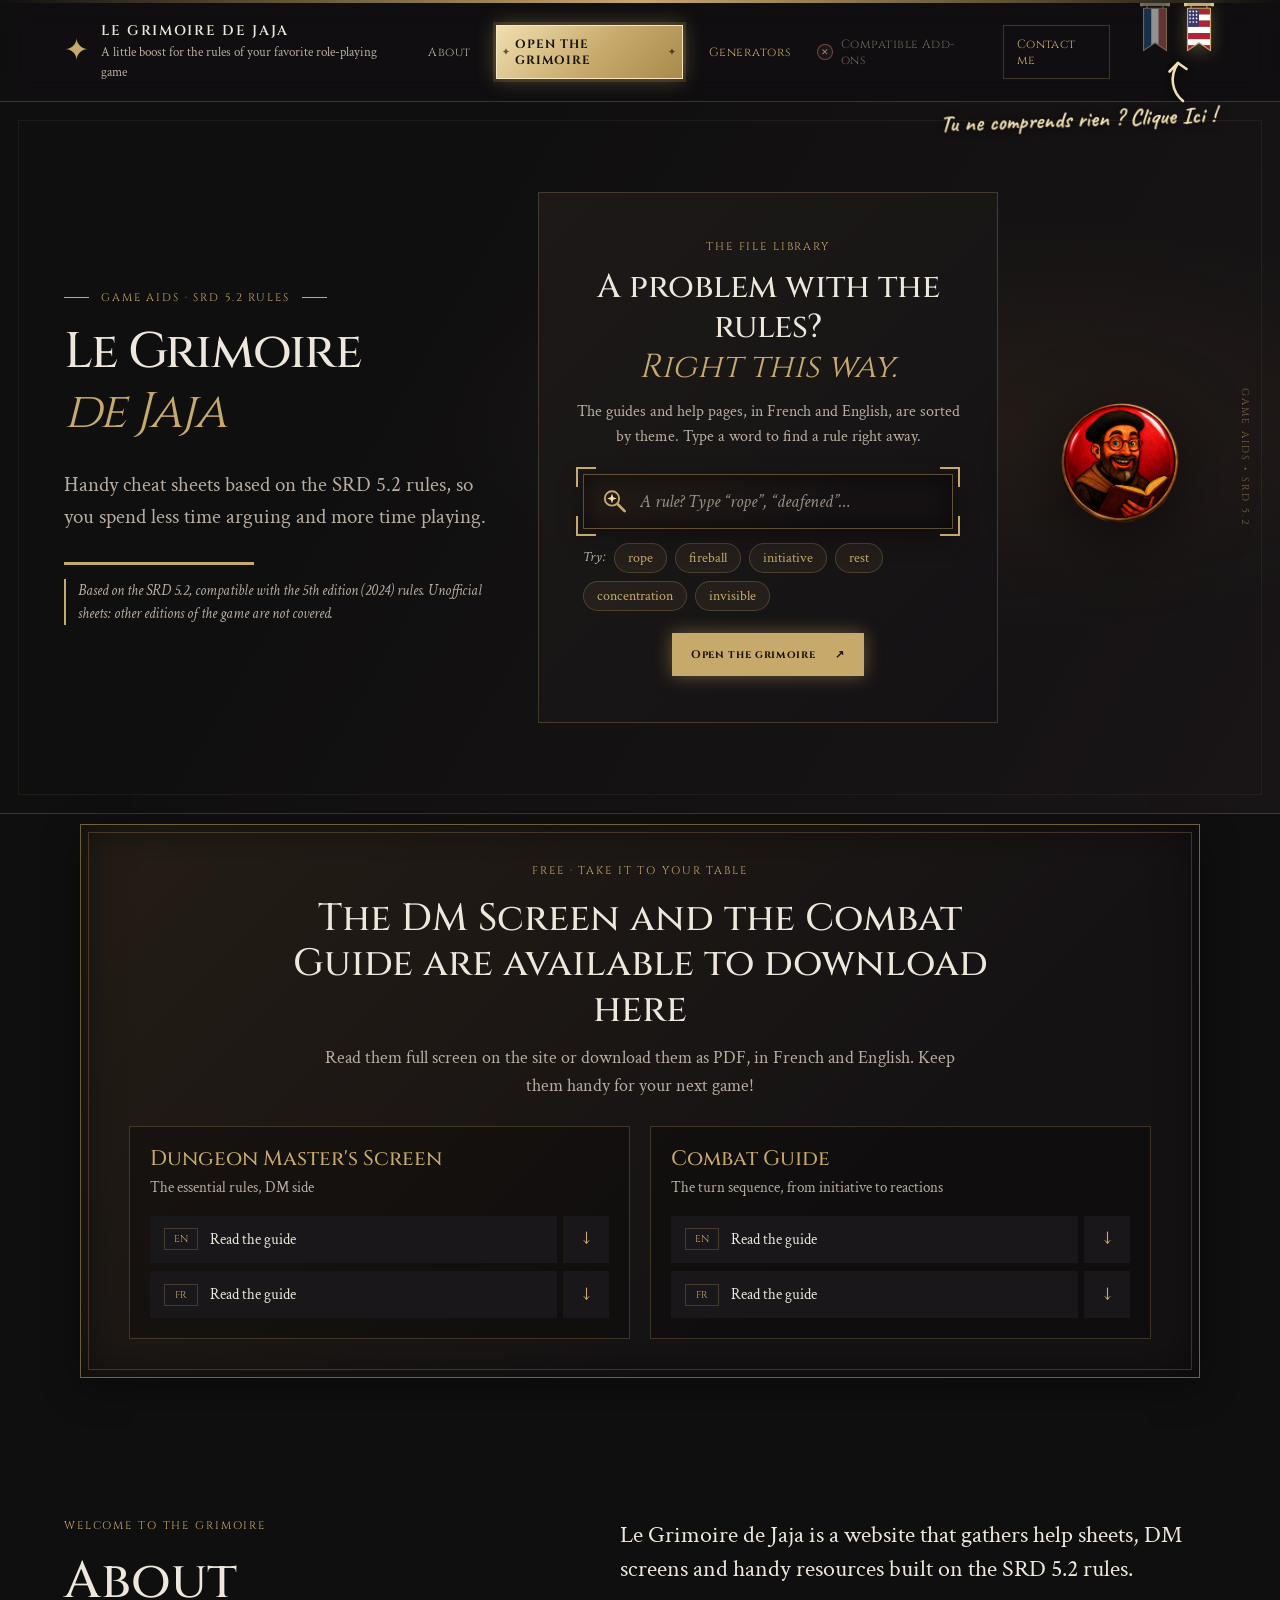
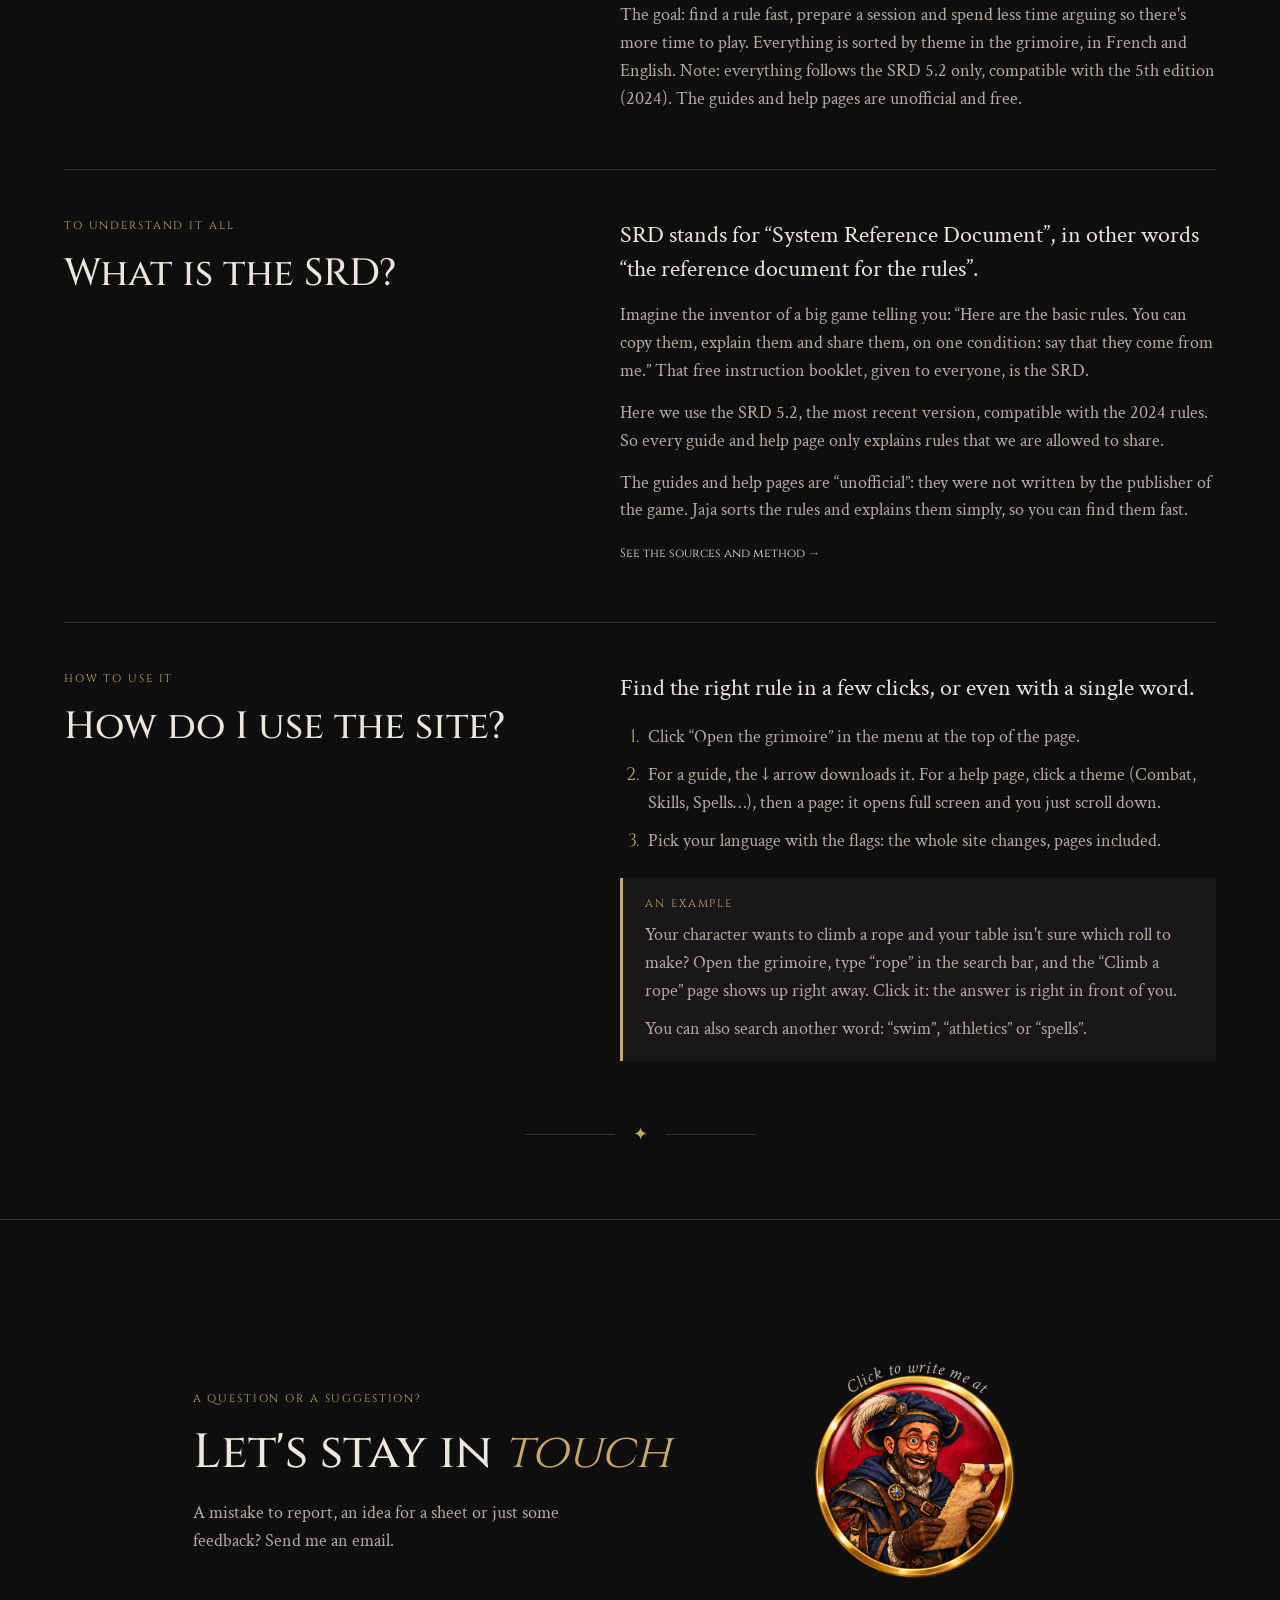
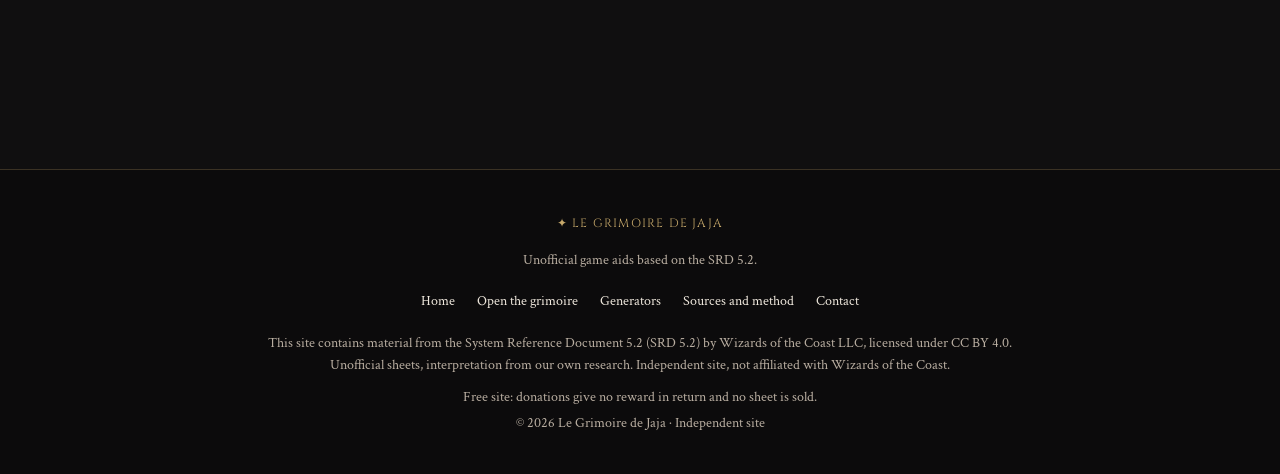
<file: index.html>
<!doctype html>

<html lang="fr">

<head>
  <meta charset="utf-8">
  <meta http-equiv="Content-Security-Policy" content="object-src 'none'; base-uri 'self'; form-action 'self'">
  <meta name="referrer" content="strict-origin-when-cross-origin">

  <meta name="viewport" content="width=device-width, initial-scale=1">
  <meta name="theme-color" content="#100f10">
  <meta name="description" content="Le Grimoire de Jaja : fiches pratiques non officielles à lire ou à télécharger pour les joueurs et maîtres du jeu, basées sur les règles du SRD 5.2.">
  <title>Le Grimoire de Jaja — Aides de jeu SRD 5.2</title>
  
  <link rel="preconnect" href="https://fonts.googleapis.com">
  <link rel="preconnect" href="https://fonts.gstatic.com" crossorigin>
  <link href="https://fonts.googleapis.com/css2?family=Cinzel:wght@400;500;600;700&family=Crimson+Text:wght@400;600;700&family=Caveat:wght@600;700&display=swap" rel="stylesheet">
  <link rel="stylesheet" href="styles.css?v=66">
</head>
<body>
  <div class="topline" aria-hidden="true"></div>

  <header class="site-header">
    <a class="brand" href="index.html" aria-label="Le Grimoire de Jaja, accueil">
      <span class="brand-mark" aria-hidden="true">✦</span>
      <span><strong>LE GRIMOIRE DE JAJA</strong><small>Le p'tit coup de pouce aux règles de ton jeu de rôle préféré</small></span>
    </a>
    <button class="menu-toggle" aria-expanded="false" aria-controls="navigation">Menu <span>☰</span></button>
    <nav id="navigation" class="navigation" aria-label="Navigation principale">
      <a href="#presentation">Présentation</a>
      <a class="nav-open" href="telechargements.html">Ouvrir le grimoire</a>
      <a class="nav-gen" href="generateurs.html">Générateurs</a>
      <!-- AJOUTS COMPATIBLES : pas encore disponible, donc non cliquable et marqué d'une croix rouge douce.
           Le jour où la page existe : remplace ce <span> par <a href="ajouts.html">Ajouts Compatibles</a> -->
      <span class="nav-soon" aria-disabled="true" title="Bientôt disponible"><i class="soon-cross" aria-hidden="true">✕</i><span>Ajouts Compatibles</span><span class="sr-only"> (bientôt disponible)</span></span>
      <!-- VIDÉOS YOUTUBE (masqué pour l'instant) : pour remettre ce lien dans le menu, supprime simplement le mot « hidden » ci-dessous.
           Fais la même chose pour la section « VIDÉOS YOUTUBE » plus bas dans ce fichier. -->
      <a href="#videos" hidden>Vidéos YouTube</a>
      <a class="nav-support" href="#contact" data-mail>Me contacter</a>
    </nav>
  </header>

  <main>
    
    <section class="hero" id="accueil">
      <div class="hero-content">
        <p class="eyebrow"><span></span> Aides de jeu · Règles SRD 5.2 <span></span></p>
        <h1>Le Grimoire<br><em>de Jaja</em></h1>
        <p class="hero-copy">Des fiches pratiques basées sur les règles du SRD 5.2, pour passer moins de temps à débattre et plus de temps à jouer.</p>
        <span class="hero-rule" aria-hidden="true"></span>
        <p class="hero-edition">Basé sur le SRD 5.2, compatible avec les règles de la 5e édition (2024). Fiches non officielles : les autres versions du jeu ne sont pas couvertes.</p>
      </div>

      <div class="hero-card">
        <p class="eyebrow">La bibliothèque de fichiers</p>
        <h2>Un problème avec les règles&nbsp;?<br><em>C'est par ici.</em></h2>
        <p>Les guides et les pages d'aide, en français et en anglais, sont classés par thème. Tape un mot pour trouver une règle tout de suite.</p>
        
        <form class="quick-search" role="search" action="telechargements.html" method="get">
          <label class="sr-only" for="quick-q">Rechercher une règle</label>
          <div class="search-field">
            <svg class="search-icon" viewBox="0 0 32 32" aria-hidden="true" focusable="false">
              <circle cx="13" cy="13" r="8.5" fill="none" stroke="#c7a96b" stroke-width="2.2"/>
              <path d="M19.5 19.5L28 28" stroke="#c7a96b" stroke-width="3.2" stroke-linecap="round"/>
              <path d="M13 7.2L14.5 11.5L18.8 13L14.5 14.5L13 18.8L11.5 14.5L7.2 13L11.5 11.5Z" fill="#f1dfb0"/>
            </svg>
            <input id="quick-q" name="q" type="search" placeholder="Une règle ? Tape « corde », « assourdi »…" autocomplete="off" spellcheck="false">
          </div>
          <ul class="quick-results" hidden></ul>
          <div class="quick-more" hidden><a href="telechargements.html">Voir tous les résultats dans le grimoire ↗</a></div>
        </form>
        <a class="button button-primary button-glow" href="telechargements.html">Ouvrir le grimoire <span>↗</span></a>
      </div>

      <div class="hero-logo-wrap">
        <img class="hero-logo" src="Le%20Grimoire%20de%20Jaja.png?v=66" alt="Jaja, un sourire aux lèvres, lisant un grimoire" role="button" tabindex="0" aria-pressed="false" aria-label="Lancer une musique du Grimoire de Jaja">
      </div>

      <div class="hero-side-note" aria-hidden="true">AIDES DE JEU • SRD 5.2</div>
    </section>

    
    <section class="promo-guides section-wrap" id="guides" aria-labelledby="promo-titre">
      <div class="promo-inner">
        <p class="eyebrow">Gratuit · à emporter à ta table</p>
        <h2 id="promo-titre">L'Écran du MJ et le Guide de combat sont à télécharger ici</h2>
        <p class="promo-text">Lis-les en grand sur le site ou télécharge-les en PDF, en français et en anglais. Pense à les garder sous la main pour ta prochaine partie !</p>
        <div class="promo-cards"></div>
      </div>
    </section>

    <section class="intro section-wrap" id="presentation">
      <div class="intro-split">
        <div class="section-heading">
          <p class="eyebrow">Bienvenue dans le grimoire</p>
          <h2>Présentation</h2>
        </div>
        <div class="intro-body">
          <p class="lead">Le Grimoire de Jaja, c'est un site qui regroupe des fiches d'aide, des écrans de MD et des ressources pratiques fondées sur les règles du SRD 5.2.</p>
          <p class="intro-text">Le but : retrouver vite une règle, préparer une séance et passer moins de temps à débattre pour plus de temps à jouer. Tout est classé par thème dans le grimoire, en français et en anglais. Attention : tout suit uniquement le SRD 5.2, compatible avec la 5e édition (2024). Les guides et les pages d'aide sont non officiels et gratuits.</p>
        </div>
      </div>

      <div class="intro-split intro-extra" id="srd">
        <div class="section-heading">
          <p class="eyebrow">Pour tout comprendre</p>
          <h3>Le SRD, c'est quoi ?</h3>
        </div>
        <div class="intro-body">
          <p class="lead">SRD, ça veut dire « System Reference Document », c'est-à-dire « le document de référence des règles ».</p>
          <p class="intro-text">Imagine que l'inventeur d'un grand jeu te dise : « Voici les règles de base. Tu peux les copier, les expliquer et les partager, à une condition : dire que ça vient de moi. » Ce mode d'emploi gratuit et offert à tout le monde, c'est le SRD.</p>
          <p class="intro-text">Ici, on utilise le SRD 5.2, la version la plus récente, compatible avec les règles de 2024. Chaque guide et chaque page d'aide n'explique donc que des règles que l'on a le droit de partager.</p>
          <p class="intro-text">Les guides et les pages d'aide sont « non officiels » : ce n'est pas l'éditeur du jeu qui les a écrits. C'est Jaja qui range les règles et les explique simplement, pour que tu les retrouves vite.</p>
          <p class="intro-text"><a class="text-link" href="sources.html">Voir les sources et la méthode <span>→</span></a></p>
        </div>
      </div>

      <div class="intro-split intro-extra" id="mode-emploi">
        <div class="section-heading">
          <p class="eyebrow">Mode d'emploi</p>
          <h3>Comment utiliser le site ?</h3>
        </div>
        <div class="intro-body">
          <p class="lead">Trouver la bonne règle en quelques clics, ou même avec un seul mot.</p>
          <ol class="howto">
            <li>Clique sur « Ouvrir le grimoire » dans le menu en haut de la page.</li>
            <li>Pour un guide, la flèche ↓ le télécharge. Pour une page d'aide, clique sur un thème (Combat, Compétences, Sorts…), puis sur une page : elle s'ouvre en grand et il n'y a plus qu'à faire défiler.</li>
            <li>Choisis ta langue avec les drapeaux : tout le site change, pages comprises.</li>
          </ol>
          <div class="example-box">
            <p class="example-title">Un exemple</p>
            <p>Ton personnage veut escalader une corde et ta table hésite sur le jet à faire ? Ouvre le grimoire, tape « corde » dans la barre de recherche, et la page « Escalader une corde » apparaît tout de suite. Clique dessus : la réponse est sous tes yeux.</p>
            <p>Tu peux aussi chercher un autre mot : « nager », « athlétisme » ou « sorts ».</p>
          </div>
        </div>
      </div>
      <div class="divider-ornament"><span></span> ✦ <span></span></div>
    </section>

    <!-- ╔═══ VIDÉOS YOUTUBE : SECTION MASQUÉE POUR L'INSTANT ═══╗
         POUR LA REMETTRE EN PLACE :
           1) Sur la ligne <section ...> juste en dessous, supprime le mot « hidden ».
           2) En haut de ce fichier, dans le menu, supprime aussi « hidden » sur le lien « Vidéos YouTube ».
           3) Dans styles.css, rien à changer : les styles des vidéos y sont toujours (partie « 14. VIDÉOS »).
         POUR LA MASQUER DE NOUVEAU : remets le mot « hidden » aux mêmes endroits.
         (Titre à gauche, petit dé rouge cliquable et son texte au milieu.)
         ╚════════════════════════════════════════════════════════╝ -->
    <section class="videos-section section-wrap" id="videos" hidden>
      <div class="videos-grid">
        <div class="section-heading">
          <p class="eyebrow">À regarder</p>
          <h2>Vidéos <em>YouTube</em></h2>
          <p class="videos-intro">Retrouve ici les vidéos pour mieux comprendre les règles en images.</p>
        </div>
        <div class="videos-channel">
          <!-- DÉ YOUTUBE : le lien mène à la chaîne. Pour changer l'adresse, modifie href. Pour changer sa taille : .d20-link svg dans styles.css. -->
          <a class="d20-link" href="https://www.youtube.com/results?search_query=le+grimoire+de+jaja" target="_blank" rel="noopener noreferrer" aria-label="Ouvrir la chaîne YouTube du Grimoire de Jaja">
            <svg viewBox="0 0 200 200" role="img" aria-hidden="true">
              <g stroke="#ffffff" stroke-width="3" stroke-linejoin="round">
                <polygon points="100,10 22,55 100,42" fill="#c40000"/>
                <polygon points="100,10 178,55 100,42" fill="#e30000"/>
                <polygon points="178,55 100,42 158,138" fill="#b00000"/>
                <polygon points="178,55 178,145 158,138" fill="#d60000"/>
                <polygon points="178,145 100,190 158,138" fill="#a40000"/>
                <polygon points="100,190 42,138 158,138" fill="#cf0000"/>
                <polygon points="100,190 22,145 42,138" fill="#a40000"/>
                <polygon points="22,145 22,55 42,138" fill="#d60000"/>
                <polygon points="22,55 100,42 42,138" fill="#b00000"/>
                <polygon points="100,42 158,138 42,138" fill="#ff1a1a"/>
              </g>
              <text x="100" y="118" text-anchor="middle" font-family="Cinzel, Georgia, serif" font-size="38" font-weight="700" fill="#ffffff">20</text>
            </svg>
            <span>Ouvrir la chaîne ↗</span>
          </a>
          <p class="lead">Si tu ne connais pas ma chaîne du Grimoire de Jaja, c'est par ici !</p>
        </div>
      </div>
    </section>

    <section class="contact-section section-wrap" id="contact">
      <div class="contact-row">
        <div class="contact-text">
          <p class="eyebrow">Une question ou une suggestion ?</p>
          <h2>Restons en <em>contact</em></h2>
          <p>Une erreur à signaler, une idée de fiche ou simplement un avis ? Envoie-moi un e-mail.</p>
        </div>
        <a class="contact-jaja" href="#contact" data-mail aria-label="Clique sur Jaja pour écrire un e-mail au Grimoire de Jaja">
          <img src="Le%20Grimoire%20de%20Jaja%202.png?v=66" alt="Jaja, un sourire aux lèvres, lisant un grimoire" loading="lazy">
          <svg class="contact-arc" viewBox="0 0 400 440" aria-hidden="true" focusable="false">
            <defs>
              <path id="arc-haut" d="M 78 176 A 130 130 0 0 1 322 176"/>
              <path id="arc-bas" d="M 59 258 A 146 146 0 0 0 341 258"/>
            </defs>
            <text class="arc-text arc-invite"><textPath href="#arc-haut" startOffset="50%" text-anchor="middle">Clique pour m'écrire à</textPath></text>
            <text class="arc-text arc-adresse"><textPath href="#arc-bas" startOffset="50%" text-anchor="middle" data-affiche></textPath></text>
          </svg>
        </a>
      </div>
    </section>
  </main>

  <footer class="site-footer">
    <a class="footer-brand" href="index.html">✦ LE GRIMOIRE DE JAJA</a>
    <p>Aides de jeu non officielles basées sur le SRD 5.2.</p>
    <div class="footer-links"><a href="index.html">Accueil</a><a href="telechargements.html">Ouvrir le grimoire</a><a href="generateurs.html">Générateurs</a><a href="sources.html">Sources et méthode</a><a href="#contact" data-mail>Contact</a></div>
    <p class="footer-legal">Ce site contient du contenu du System Reference Document 5.2 (SRD 5.2) de Wizards of the Coast LLC, sous licence CC BY 4.0. Fiches non officielles, interprétation de nos recherches. Site indépendant, non affilié à Wizards of the Coast.</p>
    <p class="footer-legal">Site gratuit : les dons n'ouvrent droit à aucune contrepartie et aucune fiche n'est vendue.</p>
    <small>© <span id="year"></span> Le Grimoire de Jaja · Site indépendant</small>
  </footer>

  <script src="script.js"></script>

  <script src="lang.js?v=66"></script>
  <script src="musique.js?v=66"></script>
  
  <script src="parchemins.js?v=66"></script>
  <script src="lecteur.js?v=66"></script>
  <script src="accueil-recherche.js?v=66"></script>
  
  <script src="contact.js?v=66"></script>
  
  <script src='https://storage.ko-fi.com/cdn/scripts/overlay-widget.js'></script>
  <script src="soutien.js?v=66"></script>
</body>
</html>
</file>
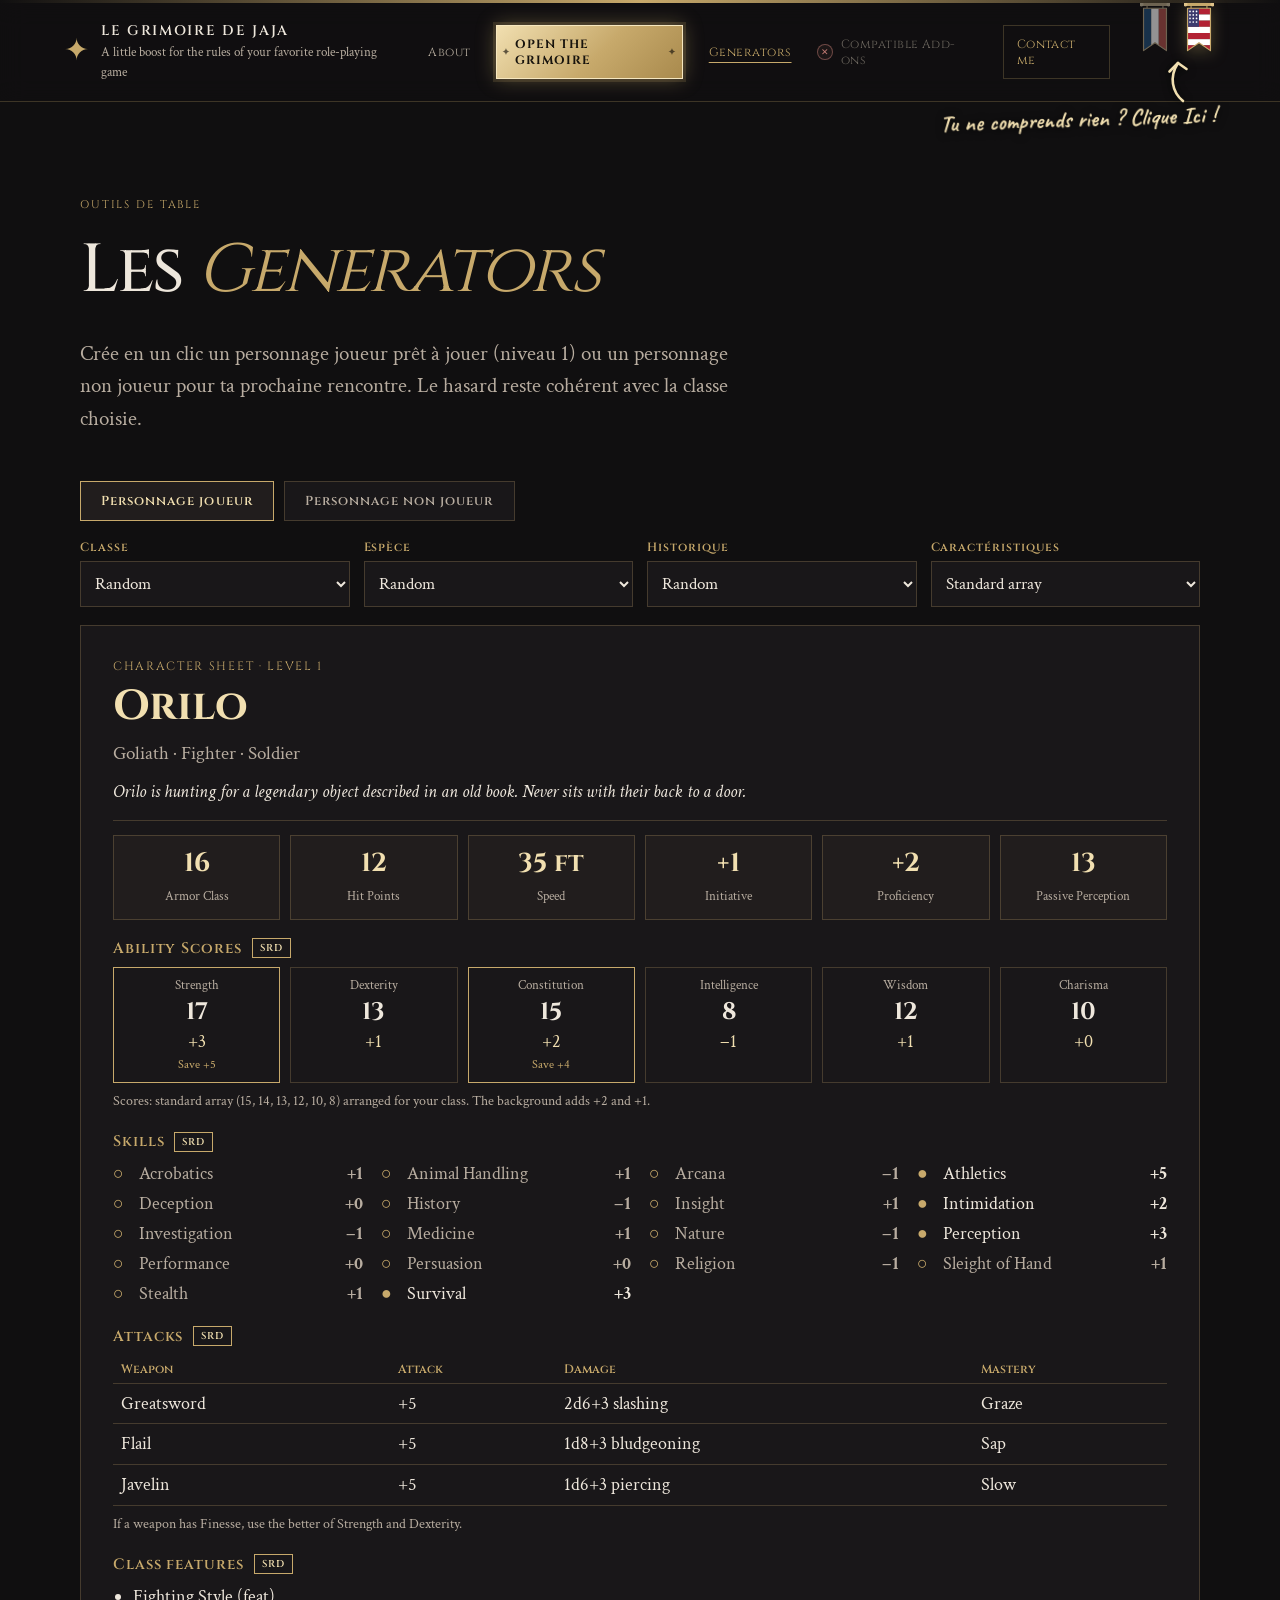
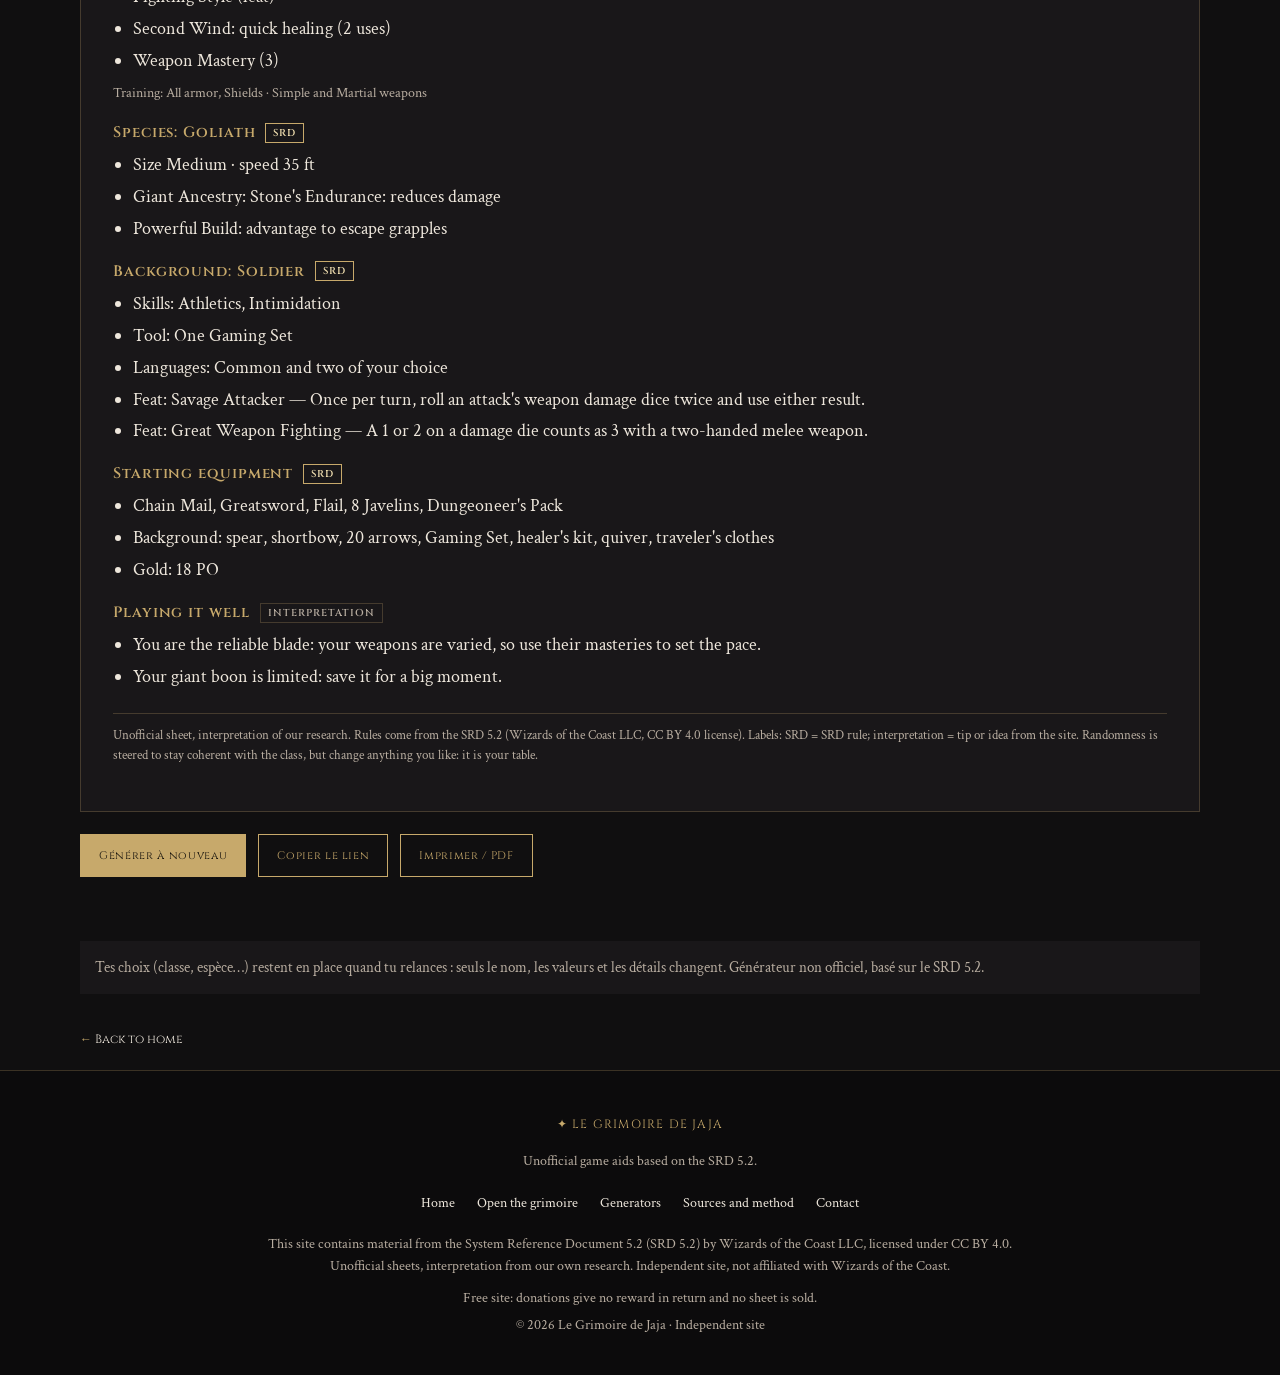
<file: generateurs.html>
<!doctype html>
<html lang="fr">
<head>
  <meta charset="utf-8">
  <meta http-equiv="Content-Security-Policy" content="object-src 'none'; base-uri 'self'; form-action 'self'">
  <meta name="referrer" content="strict-origin-when-cross-origin">

  <meta name="viewport" content="width=device-width, initial-scale=1">
  <meta name="theme-color" content="#100f10">
  <meta name="description" content="Générateurs de personnages joueurs et non joueurs basés sur les règles du SRD 5.2 : classe, espèce, historique, lieu de rencontre, niveau de puissance.">
  <title>Générateurs de personnages — Le Grimoire de Jaja</title>
  <link rel="preconnect" href="https://fonts.googleapis.com">
  <link rel="preconnect" href="https://fonts.gstatic.com" crossorigin>
  <link href="https://fonts.googleapis.com/css2?family=Cinzel:wght@400;500;600;700&family=Crimson+Text:wght@400;600;700&family=Caveat:wght@600;700&display=swap" rel="stylesheet">
  <link rel="stylesheet" href="styles.css?v=66">
</head>
<body>
  <div class="topline" aria-hidden="true"></div>

  <header class="site-header">
    <a class="brand" href="index.html" aria-label="Le Grimoire de Jaja, accueil">
      <span class="brand-mark" aria-hidden="true">✦</span>
      <span><strong>LE GRIMOIRE DE JAJA</strong><small>Le p'tit coup de pouce aux règles de ton jeu de rôle préféré</small></span>
    </a>
    <button class="menu-toggle" aria-expanded="false" aria-controls="navigation">Menu <span>☰</span></button>
    <nav id="navigation" class="navigation" aria-label="Navigation principale">
      <a href="index.html#presentation">Présentation</a>
      <a class="nav-open" href="telechargements.html">Ouvrir le grimoire</a>
      <a class="nav-gen active" href="generateurs.html" aria-current="page">Générateurs</a>
      <span class="nav-soon" aria-disabled="true" title="Bientôt disponible"><i class="soon-cross" aria-hidden="true">✕</i><span>Ajouts Compatibles</span><span class="sr-only"> (bientôt disponible)</span></span>
      <!-- VIDÉOS YOUTUBE (masqué pour l'instant) : pour remettre ce lien, supprime le mot « hidden » ci-dessous
           (et lis le mode d'emploi « VIDÉOS YOUTUBE » dans index.html). -->
      <a href="index.html#videos" hidden>Vidéos YouTube</a>
      <a class="nav-support" href="#contact" data-mail>Me contacter</a>
    </nav>
  </header>

  <main>
    <section class="downloads-hero section-wrap">
      <p class="eyebrow">Outils de table</p>
      <h1>Les <em>Générateurs</em></h1>
      <p class="hero-copy">Crée en un clic un personnage joueur prêt à jouer (niveau 1) ou un personnage non joueur pour ta prochaine rencontre. Le hasard reste cohérent avec la classe choisie.</p>
    </section>

    <section class="gen section-wrap" id="generateurs">
      <div class="gen-tabs" role="tablist" aria-label="Type de générateur">
        <button type="button" class="gen-tab" role="tab" data-tab="pj">Personnage joueur</button>
        <button type="button" class="gen-tab" role="tab" data-tab="pnj">Personnage non joueur</button>
      </div>

      <div class="gen-panel" data-panel="pj">
        <div class="gen-form">
          <label>Classe<select id="gen-classe"></select></label>
          <label>Espèce<select id="gen-espece"></select></label>
          <label>Historique<select id="gen-fond"></select></label>
          <label>Caractéristiques<select id="gen-methode"></select></label>
        </div>
        <div id="gen-out-pj" class="gen-out" aria-live="polite"></div>
      </div>

      <div class="gen-panel" data-panel="pnj" hidden>
        <div class="gen-form">
          <label>Niveau de puissance<select id="gen-puissance"></select></label>
          <label>Espèce<select id="gen-espece-pnj"></select></label>
          <label>Lieu de rencontre<select id="gen-lieu"></select></label>
        </div>
        <div id="gen-out-pnj" class="gen-out" aria-live="polite"></div>
      </div>

      <div class="gen-actions">
        <button type="button" class="button button-primary" data-action="rejouer">Générer à nouveau</button>
        <button type="button" class="button" data-action="partager">Copier le lien</button>
        <button type="button" class="button" data-action="imprimer">Imprimer / PDF</button>
      </div>
      <p id="gen-msg" class="gen-msg" role="status" aria-live="polite"></p>
      <p class="download-note">Tes choix (classe, espèce…) restent en place quand tu relances : seuls le nom, les valeurs et les détails changent. Générateur non officiel, basé sur le SRD 5.2.</p>
      <p class="downloads-back"><a class="text-link" href="index.html"><span>←</span> Retour à l'accueil</a></p>
    </section>
  </main>

  <footer class="site-footer">
    <a class="footer-brand" href="index.html">✦ LE GRIMOIRE DE JAJA</a>
    <p>Aides de jeu non officielles basées sur le SRD 5.2.</p>
    <div class="footer-links"><a href="index.html">Accueil</a><a href="telechargements.html">Ouvrir le grimoire</a><a href="generateurs.html">Générateurs</a><a href="sources.html">Sources et méthode</a><a href="#contact" data-mail>Contact</a></div>
    <p class="footer-legal">Ce site contient du contenu du System Reference Document 5.2 (SRD 5.2) de Wizards of the Coast LLC, sous licence CC BY 4.0. Fiches non officielles, interprétation de nos recherches. Site indépendant, non affilié à Wizards of the Coast.</p>
    <p class="footer-legal">Site gratuit : les dons n'ouvrent droit à aucune contrepartie et aucune fiche n'est vendue.</p>
    <small>© <span id="year"></span> Le Grimoire de Jaja · Site indépendant</small>
  </footer>
  <script src="script.js"></script>
  
  <script src="lang.js?v=66"></script>
  <script src="contact.js?v=66"></script>
  <script src="generateurs-data.js?v=66"></script>
  <script src="generateurs.js?v=66"></script>
  
  <script src='https://storage.ko-fi.com/cdn/scripts/overlay-widget.js'></script>
  <script src="soutien.js?v=66"></script>
</body>
</html>
</file>
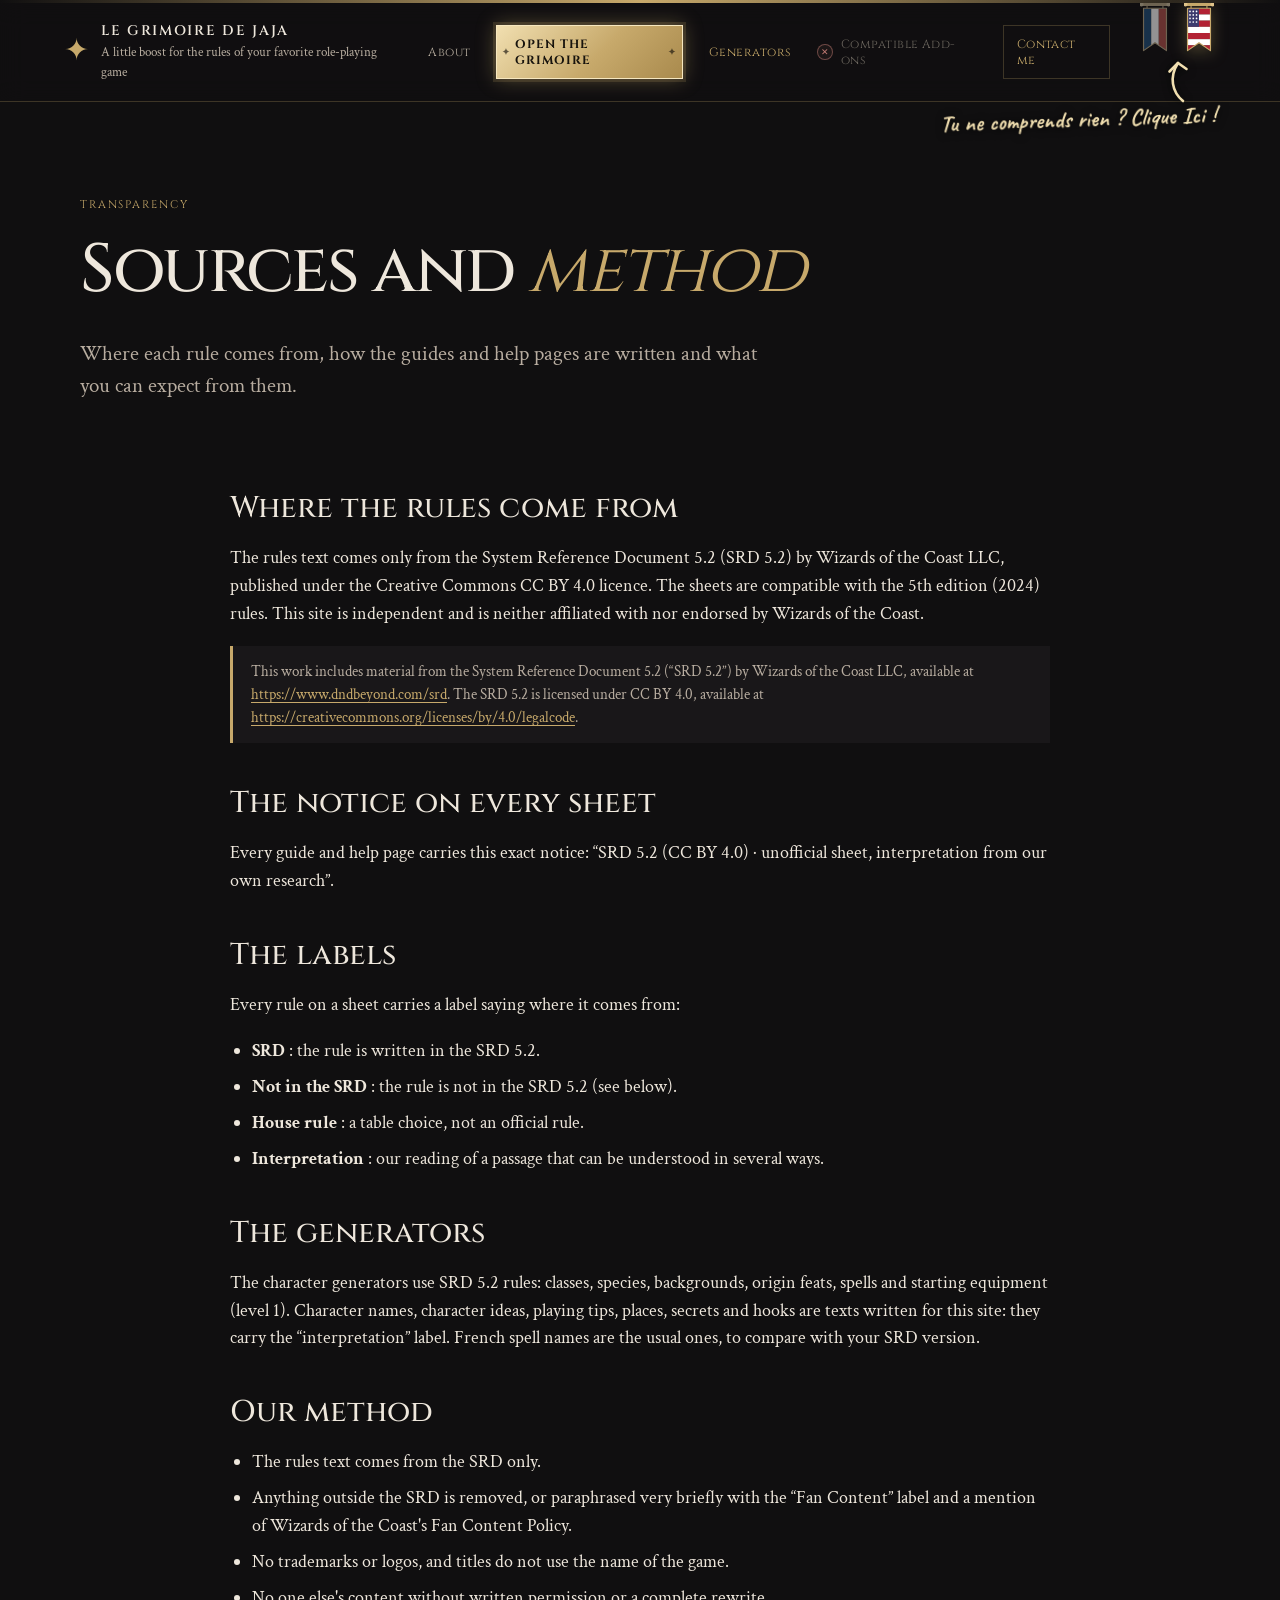
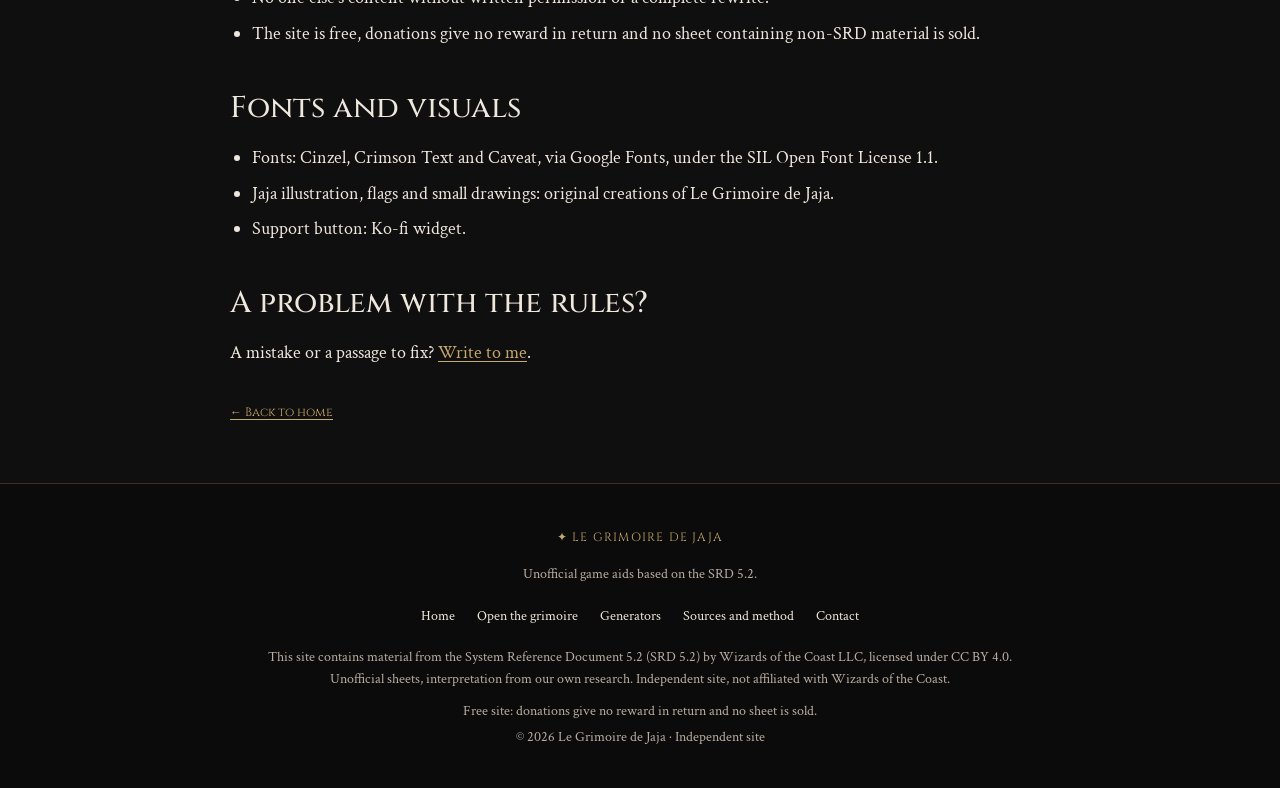
<file: sources.html>
<!doctype html>
<html lang="fr">
<head>
  <meta charset="utf-8">
  <meta http-equiv="Content-Security-Policy" content="object-src 'none'; base-uri 'self'; form-action 'self'">
  <meta name="referrer" content="strict-origin-when-cross-origin">

  <meta name="viewport" content="width=device-width, initial-scale=1">
  <meta name="theme-color" content="#100f10">
  <meta name="description" content="D'où viennent les règles du Grimoire de Jaja : SRD 5.2 sous licence CC BY 4.0, étiquettes, méthode, polices et visuels.">
  <title>Sources et méthode — Le Grimoire de Jaja</title>
  <link rel="preconnect" href="https://fonts.googleapis.com">
  <link rel="preconnect" href="https://fonts.gstatic.com" crossorigin>
  <link href="https://fonts.googleapis.com/css2?family=Cinzel:wght@400;500;600;700&family=Crimson+Text:wght@400;600;700&family=Caveat:wght@600;700&display=swap" rel="stylesheet">
  <link rel="stylesheet" href="styles.css?v=66">
</head>
<body>
  <div class="topline" aria-hidden="true"></div>

  <header class="site-header">
    <a class="brand" href="index.html" aria-label="Le Grimoire de Jaja, accueil">
      <span class="brand-mark" aria-hidden="true">✦</span>
      <span><strong>LE GRIMOIRE DE JAJA</strong><small>Le p'tit coup de pouce aux règles de ton jeu de rôle préféré</small></span>
    </a>
    <button class="menu-toggle" aria-expanded="false" aria-controls="navigation">Menu <span>☰</span></button>
    <nav id="navigation" class="navigation" aria-label="Navigation principale">
      <a href="index.html#presentation">Présentation</a>
      <a class="nav-open" href="telechargements.html">Ouvrir le grimoire</a>
      <a class="nav-gen" href="generateurs.html">Générateurs</a>
      <span class="nav-soon" aria-disabled="true" title="Bientôt disponible"><i class="soon-cross" aria-hidden="true">✕</i><span>Ajouts Compatibles</span><span class="sr-only"> (bientôt disponible)</span></span>
      <!-- VIDÉOS YOUTUBE (masqué pour l'instant) : pour remettre ce lien, supprime le mot « hidden » ci-dessous
           (et lis le mode d'emploi « VIDÉOS YOUTUBE » dans index.html). -->
      <a href="index.html#videos" hidden>Vidéos YouTube</a>
      <a class="nav-support" href="#contact" data-mail>Me contacter</a>
    </nav>
  </header>

  <main>
    <section class="downloads-hero section-wrap">
      <p class="eyebrow">Transparence</p>
      <h1>Sources et <em>méthode</em></h1>
      <p class="hero-copy">D'où vient chaque règle, comment les guides et les pages d'aide sont écrits et ce que tu peux en attendre.</p>
    </section>

    <section class="sources section-wrap">
      <h2>D'où viennent les règles</h2>
      <p>Le texte des règles vient uniquement du System Reference Document 5.2 (SRD 5.2) de Wizards of the Coast LLC, publié sous licence Creative Commons CC BY 4.0. Les fiches sont compatibles avec les règles de la 5e édition (2024). Ce site est indépendant et n'est ni affilié ni approuvé par Wizards of the Coast.</p>
      <blockquote class="attribution" lang="en">This work includes material from the System Reference Document 5.2 (“SRD 5.2”) by Wizards of the Coast LLC, available at <a href="https://www.dndbeyond.com/srd" target="_blank" rel="noopener noreferrer">https://www.dndbeyond.com/srd</a>. The SRD 5.2 is licensed under CC BY 4.0, available at <a href="https://creativecommons.org/licenses/by/4.0/legalcode" target="_blank" rel="noopener noreferrer">https://creativecommons.org/licenses/by/4.0/legalcode</a>.</blockquote>

      <h2>La mention sur chaque fiche</h2>
      <p>Chaque guide et chaque page d'aide porte la mention exacte : « SRD 5.2 (CC BY 4.0) · fiche non officielle, interprétation de nos recherches ».</p>

      <h2>Les étiquettes</h2>
      <p>Chaque règle d'une fiche porte une étiquette qui dit d'où elle vient :</p>
      <ul>
        <li><b>SRD</b> : la règle est écrite dans le SRD 5.2.</li>
        <li><b>Hors SRD</b> : la règle n'est pas dans le SRD 5.2 (voir ci-dessous).</li>
        <li><b>Règle de table</b> : un choix de table, pas une règle officielle.</li>
        <li><b>Interprétation</b> : notre lecture d'un passage qui peut se comprendre de plusieurs façons.</li>
      </ul>

            <h2>Les générateurs</h2>
      <p>Les générateurs de personnages utilisent les règles du SRD 5.2 : classes, espèces, historiques, dons d'origine, sorts et équipement de départ (niveau 1). Les noms de personnages, les idées de personnage, les conseils de jeu, les lieux, les secrets et les accroches sont des textes écrits pour le site : ils portent l'étiquette « interprétation ». Les noms français de sorts sont les noms usuels, à comparer avec ta version du SRD.</p>

      <h2>Notre méthode</h2>
      <ul>
        <li>Le texte de règle vient du SRD uniquement.</li>
        <li>Ce qui est hors SRD est retiré, ou paraphrasé très court avec l'étiquette « Fan Content » et la mention de la politique de contenu de fans de Wizards of the Coast.</li>
        <li>Pas de marques ni de logos, et les titres ne reprennent pas le nom du jeu.</li>
        <li>Pas de contenu d'autrui sans accord écrit ou réécriture complète.</li>
        <li>Le site est gratuit, les dons n'ouvrent droit à aucune contrepartie et aucune fiche contenant du hors SRD n'est vendue.</li>
      </ul>

      <h2>Polices et visuels</h2>
      <ul>
        <li>Polices : Cinzel, Crimson Text et Caveat, via Google Fonts, sous licence SIL Open Font License 1.1.</li>
        
        <li>Illustration de Jaja, fanions et petits dessins : créations propres au Grimoire de Jaja.</li>
        <li>Bouton de soutien : widget Ko-fi.</li>
      </ul>

      <h2>Un problème avec les règles ?</h2>
      <p>Une erreur ou un passage à corriger ? <a href="#contact" data-mail>Écris-moi</a>.</p>
      <p class="downloads-back"><a class="text-link" href="index.html"><span>←</span> Retour à l'accueil</a></p>
    </section>
  </main>

  <footer class="site-footer">
    <a class="footer-brand" href="index.html">✦ LE GRIMOIRE DE JAJA</a>
    <p>Aides de jeu non officielles basées sur le SRD 5.2.</p>
    <div class="footer-links"><a href="index.html">Accueil</a><a href="telechargements.html">Ouvrir le grimoire</a><a href="generateurs.html">Générateurs</a><a href="sources.html">Sources et méthode</a><a href="#contact" data-mail>Contact</a></div>
    <p class="footer-legal">Ce site contient du contenu du System Reference Document 5.2 (SRD 5.2) de Wizards of the Coast LLC, sous licence CC BY 4.0. Fiches non officielles, interprétation de nos recherches. Site indépendant, non affilié à Wizards of the Coast.</p>
    <p class="footer-legal">Site gratuit : les dons n'ouvrent droit à aucune contrepartie et aucune fiche n'est vendue.</p>
    <small>© <span id="year"></span> Le Grimoire de Jaja · Site indépendant</small>
  </footer>
  <script src="script.js"></script>
  <script src="lang.js?v=66"></script>
  <script src="contact.js?v=66"></script>
  <script src='https://storage.ko-fi.com/cdn/scripts/overlay-widget.js'></script>
  <script src="soutien.js?v=66"></script>
</body>
</html>
</file>
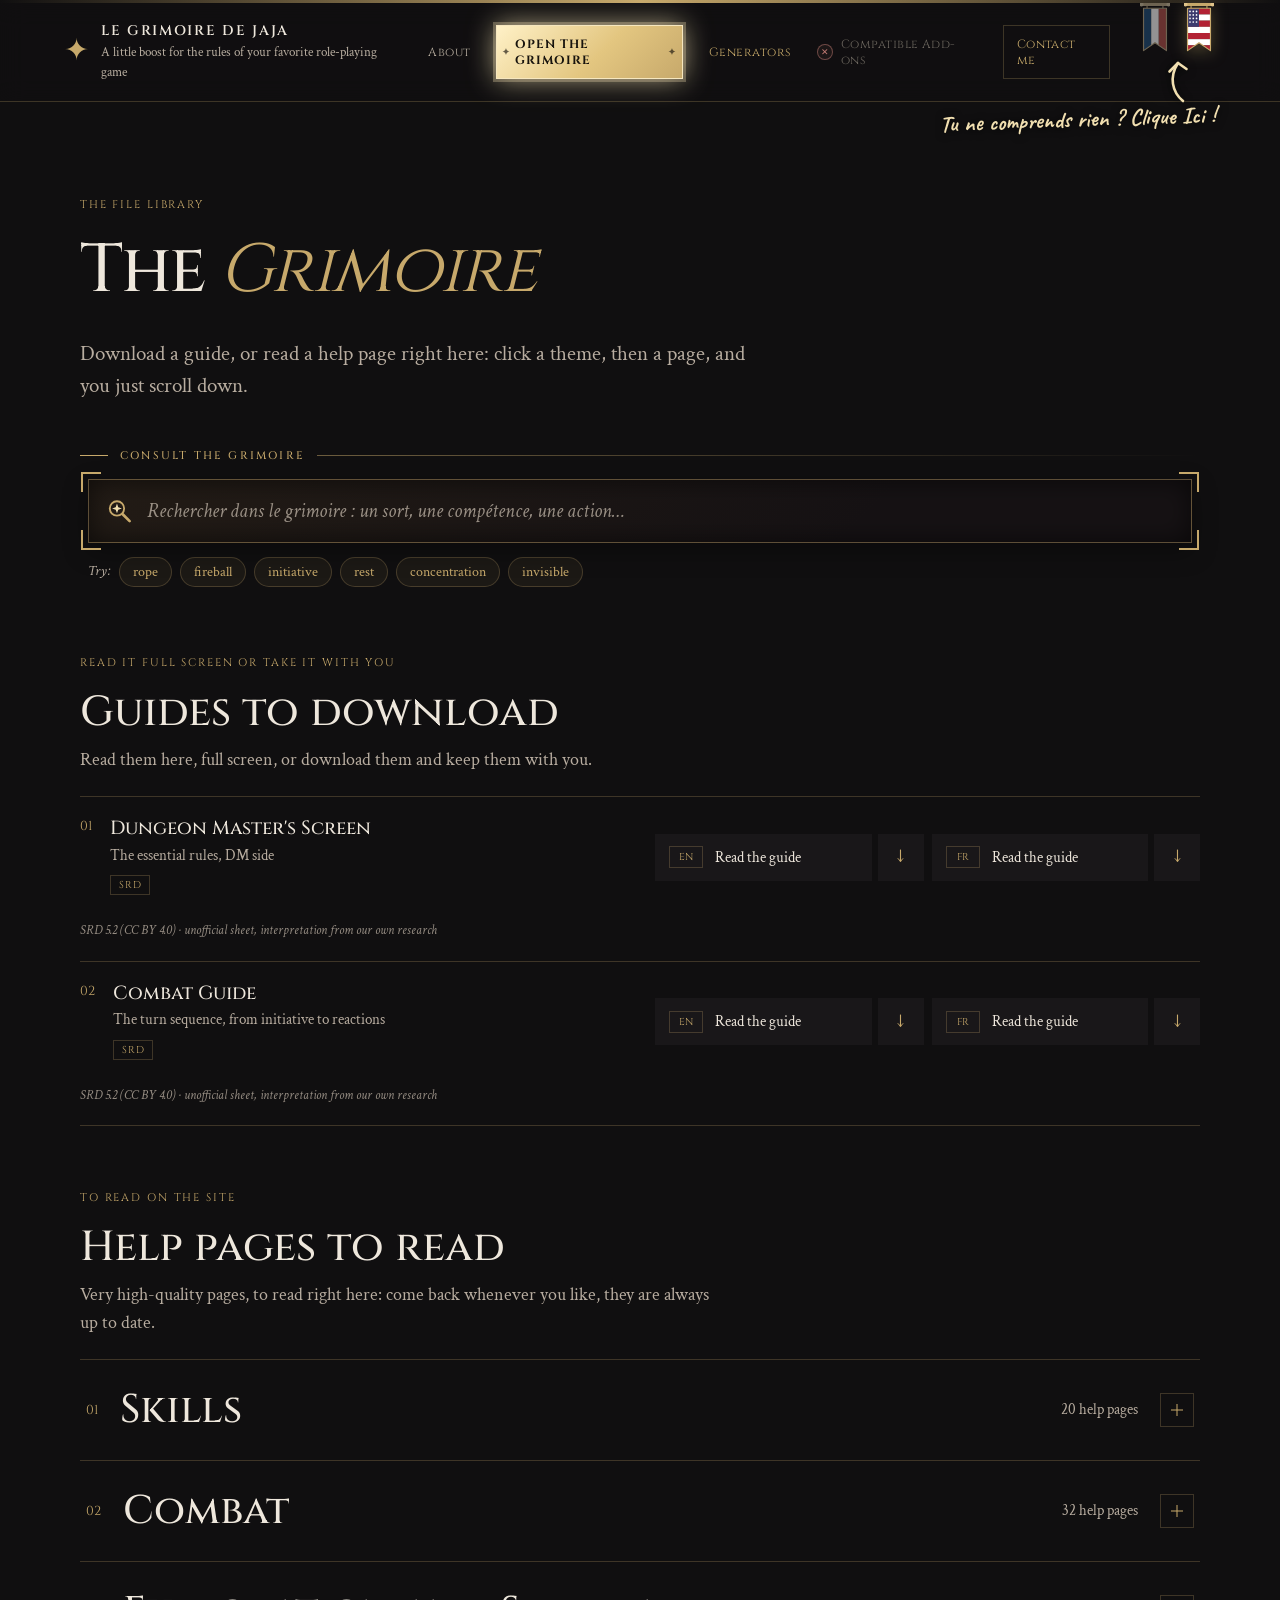
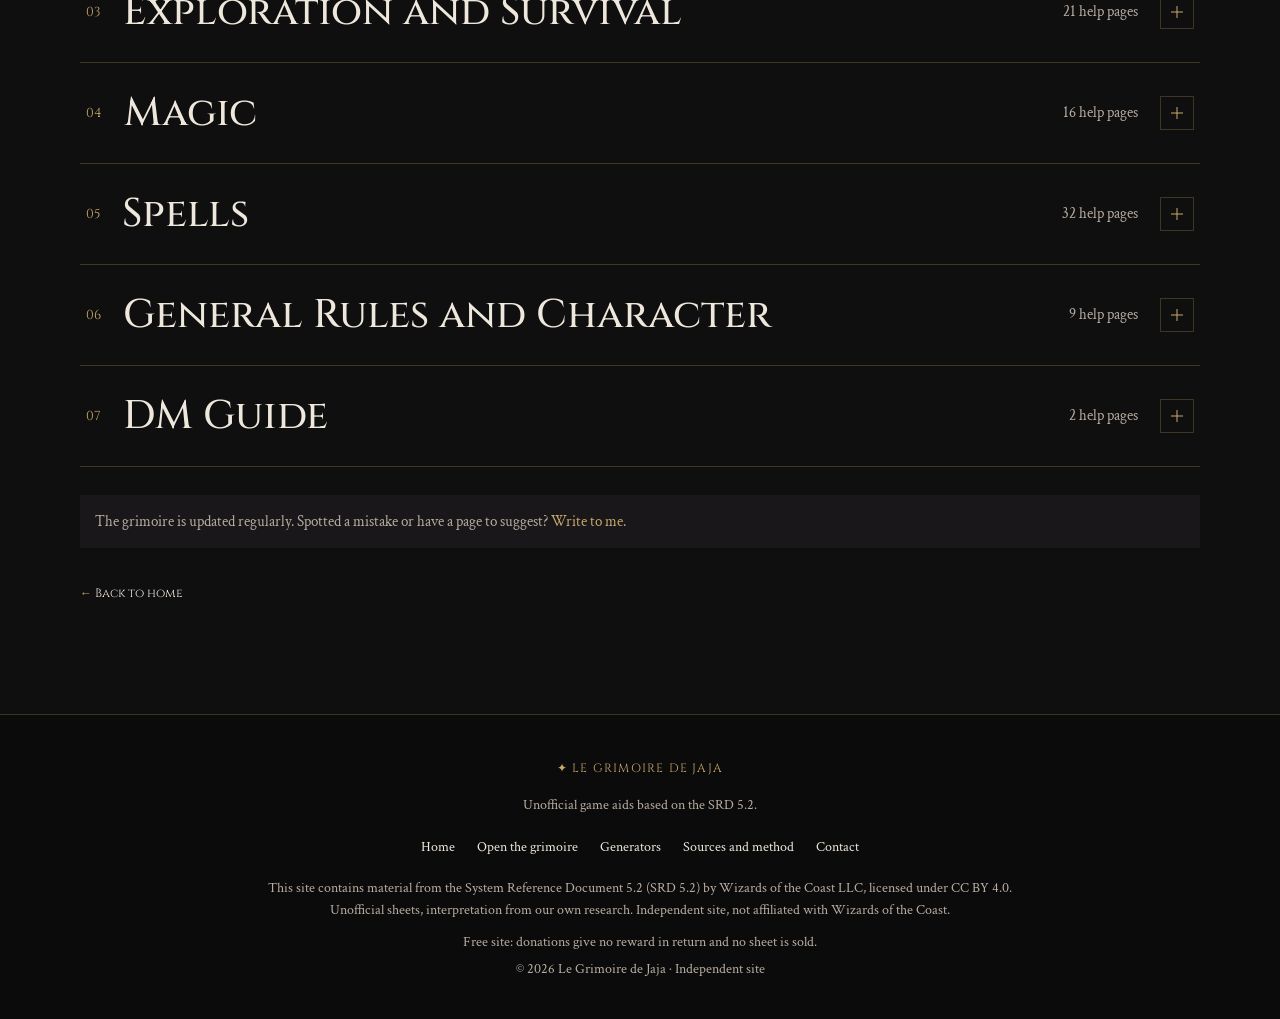
<file: telechargements.html>
<!doctype html>
<html lang="fr">
<head>
  <meta charset="utf-8">
  <meta http-equiv="Content-Security-Policy" content="object-src 'none'; base-uri 'self'; form-action 'self'">
  <meta name="referrer" content="strict-origin-when-cross-origin">

  <meta name="viewport" content="width=device-width, initial-scale=1">
  <meta name="theme-color" content="#100f10">
  <meta name="description" content="Le Grimoire de Jaja : guides à télécharger et pages d'aide à consulter sur le combat, les compétences, les sorts, les états et l'équipement, basés sur le SRD 5.2, en français et en anglais.">
  <title>Les guides et pages d'aide — Le Grimoire de Jaja</title>
  <link rel="preconnect" href="https://fonts.googleapis.com">
  <link rel="preconnect" href="https://fonts.gstatic.com" crossorigin>
  <link href="https://fonts.googleapis.com/css2?family=Cinzel:wght@400;500;600;700&family=Crimson+Text:wght@400;600;700&family=Caveat:wght@600;700&display=swap" rel="stylesheet">
  <link rel="stylesheet" href="styles.css?v=66">
</head>
<body>
  <div class="topline" aria-hidden="true"></div>

  <header class="site-header">
    <a class="brand" href="index.html" aria-label="Le Grimoire de Jaja, accueil">
      <span class="brand-mark" aria-hidden="true">✦</span>
      <span><strong>LE GRIMOIRE DE JAJA</strong><small>Le p'tit coup de pouce aux règles de ton jeu de rôle préféré</small></span>
    </a>
    <button class="menu-toggle" aria-expanded="false" aria-controls="navigation">Menu <span>☰</span></button>
    <nav id="navigation" class="navigation" aria-label="Navigation principale">
      <a href="index.html#presentation">Présentation</a>
      <a class="nav-open active" href="telechargements.html" aria-current="page">Ouvrir le grimoire</a>
      <a class="nav-gen" href="generateurs.html">Générateurs</a>
      <span class="nav-soon" aria-disabled="true" title="Bientôt disponible"><i class="soon-cross" aria-hidden="true">✕</i><span>Ajouts Compatibles</span><span class="sr-only"> (bientôt disponible)</span></span>
      <!-- VIDÉOS YOUTUBE (masqué pour l'instant) : pour remettre ce lien, supprime le mot « hidden » ci-dessous
           (et lis le mode d'emploi « VIDÉOS YOUTUBE » dans index.html). -->
      <a href="index.html#videos" hidden>Vidéos YouTube</a>
      <a class="nav-support" href="#contact" data-mail>Me contacter</a>
    </nav>
  </header>

  <main>
    <section class="downloads-hero section-wrap">
      <p class="eyebrow">La bibliothèque de fichiers</p>
      <h1>Le <em>Grimoire</em></h1>
      <p class="hero-copy">Télécharge un guide, ou consulte une page d'aide directement ici : clique sur un thème, puis sur une page, et il n'y a plus qu'à faire défiler.</p>
    </section>

    <section class="search-box section-wrap">
      <p class="search-eyebrow" aria-hidden="true"><span></span><b>Consulte le grimoire</b><span></span></p>
      <label class="sr-only" for="search">Rechercher dans le grimoire</label>
      <div class="search-field">
        <svg class="search-icon" viewBox="0 0 32 32" aria-hidden="true" focusable="false">
          <circle cx="13" cy="13" r="8.5" fill="none" stroke="#c7a96b" stroke-width="2.2"/>
          <path d="M19.5 19.5L28 28" stroke="#c7a96b" stroke-width="3.2" stroke-linecap="round"/>
          <path d="M13 7.2L14.5 11.5L18.8 13L14.5 14.5L13 18.8L11.5 14.5L7.2 13L11.5 11.5Z" fill="#f1dfb0"/>
        </svg>
        <input id="search" type="search" placeholder="Rechercher dans le grimoire : un sort, une compétence, une action…" autocomplete="off" spellcheck="false">
        <button class="search-clear" type="button" aria-label="Effacer la recherche" hidden>✕</button>
      </div>
      <p class="search-status" role="status" aria-live="polite"></p>
    </section>

    <section class="downloads-content section-wrap">
      <div id="parchemins"></div>

      <p class="download-note">Le grimoire est mis à jour régulièrement. Une erreur ou une page à suggérer ? <a href="#contact" data-mail>Écris-moi</a>.</p>
      <p class="downloads-back"><a class="text-link" href="index.html"><span>←</span> Retour à l'accueil</a></p>
    </section>
  </main>

  <footer class="site-footer">
    <a class="footer-brand" href="index.html">✦ LE GRIMOIRE DE JAJA</a>
    <p>Aides de jeu non officielles basées sur le SRD 5.2.</p>
    <div class="footer-links"><a href="index.html">Accueil</a><a href="telechargements.html">Ouvrir le grimoire</a><a href="generateurs.html">Générateurs</a><a href="sources.html">Sources et méthode</a><a href="#contact" data-mail>Contact</a></div>
    <p class="footer-legal">Ce site contient du contenu du System Reference Document 5.2 (SRD 5.2) de Wizards of the Coast LLC, sous licence CC BY 4.0. Fiches non officielles, interprétation de nos recherches. Site indépendant, non affilié à Wizards of the Coast.</p>
    <p class="footer-legal">Site gratuit : les dons n'ouvrent droit à aucune contrepartie et aucune fiche n'est vendue.</p>
    <small>© <span id="year"></span> Le Grimoire de Jaja · Site indépendant</small>
  </footer>
  <script src="script.js"></script>
  
  <script src="lang.js?v=66"></script>
  
  <script src="parchemins.js?v=66"></script>
  
  <script src="contact.js?v=66"></script>
  
  <script src="recherche.js?v=66"></script>
  
  <script src="lecteur.js?v=66"></script>
  
  <script src='https://storage.ko-fi.com/cdn/scripts/overlay-widget.js'></script>
  <script src="soutien.js?v=66"></script>
</body>
</html>
</file>
<file: styles.css>
:root{--bg: #100f10;--panel: #191719;--panel-light: #211d1d;--text: #eee7dc;--muted: #b8ada0;--gold: #c7a96b;--soft-red: #c27b74;--line: rgba(199,169,107,.25);--gutter: clamp(24px, 5vw, 105px);--serif: "Crimson Text", Georgia, serif;--display: "Cinzel", Georgia, serif}*{box-sizing:border-box}html{scroll-behavior:smooth}body{margin:0;background:var(--bg);color:var(--text);font-family:var(--serif);font-size:18px;line-height:1.55}a{color:inherit;text-decoration:none}.sr-only{position:absolute;width:1px;height:1px;overflow:hidden;clip:rect(0 0 0 0);white-space:nowrap}.topline{height:3px;background:linear-gradient(90deg,transparent,var(--gold),transparent)}.site-header{position:sticky;top:0;z-index:20;display:flex;align-items:center;justify-content:space-between;gap:28px;padding:18px clamp(20px,5vw,76px);background:#100f10f0;border-bottom:1px solid var(--line);backdrop-filter:blur(12px)}.brand{display:flex;align-items:center;gap:12px;min-width:260px}.brand-mark{color:var(--gold);font-size:30px}.brand strong{display:block;font:600 14px var(--display);letter-spacing:.12em}.brand small{display:block;margin-top:3px;color:var(--muted);font-size:13px}.navigation{display:flex;align-items:center;gap:clamp(12px,2vw,28px);font:12px var(--display);letter-spacing:.04em}.navigation a{color:var(--muted);transition:color .2s ease}.navigation a:hover,.navigation a.active{color:var(--gold)}.navigation .nav-support{color:var(--gold);border:1px solid var(--line);padding:10px 13px}.nav-soon{display:inline-flex;align-items:center;gap:8px;cursor:not-allowed}.nav-soon>span:not(.sr-only){color:var(--muted);opacity:.55}.soon-cross{display:inline-grid;place-items:center;width:16px;height:16px;font-style:normal;font-size:9px;line-height:1;color:var(--soft-red);border:1px solid rgba(194,123,116,.5);border-radius:50%;background:#c27b7414}.lang-switch{position:relative;display:flex;align-items:flex-start;gap:10px;align-self:flex-start;margin-top:-18px}.flag{padding:0 2px 6px;background:none;border:0;cursor:pointer;opacity:.55;filter:saturate(.55);transition:opacity .25s,filter .25s;-webkit-tap-highlight-color:transparent}.flag svg{display:block;width:30px;height:auto;transform-origin:50% 0;animation:flag-sway 5s ease-in-out infinite alternate}.flag[data-lang=en] svg{animation-delay:-2.2s}.flag:hover,.flag[aria-pressed=true]{opacity:1;filter:none}.flag[aria-pressed=true]{filter:drop-shadow(0 4px 8px rgba(199,169,107,.35))}.flag:hover svg{animation-duration:1.6s}.flag:focus-visible{outline:1px solid var(--gold);outline-offset:2px}.lang-hint{display:none;position:absolute;top:54px;right:0;width:max-content;pointer-events:none;z-index:30}.lang-switch.has-hint .lang-hint{display:flex;flex-direction:column;align-items:flex-end;animation:hint-wiggle 2.4s ease-in-out infinite}.lang-hint svg{order:-1;flex:0 0 auto;width:40px;height:46px;margin-right:18px;filter:drop-shadow(0 1px 4px rgba(0,0,0,.8))}.lang-hint-text{margin-top:0;font:700 23px/1.05 Caveat,Segoe Script,Comic Sans MS,cursive;color:#f1dfb0;text-shadow:0 1px 8px rgba(0,0,0,.9);white-space:nowrap;transform:rotate(-2deg);transform-origin:100% 50%}@keyframes hint-wiggle{0%,to{transform:translateY(0)}50%{transform:translateY(4px)}}@keyframes flag-sway{0%{transform:rotate(-2.5deg)}to{transform:rotate(2.5deg)}}.menu-toggle{display:none;color:var(--text);background:transparent;border:1px solid var(--line);padding:8px 12px;font:12px var(--display)}.hero{position:relative;min-height:590px;display:grid;grid-template-columns:minmax(0,1.1fr) minmax(0,1.2fr) auto;grid-template-areas:"text card logo";align-items:center;gap:clamp(28px,4vw,72px);padding:90px clamp(56px,7vw,110px) 90px clamp(24px,5vw,105px);overflow:hidden;background:radial-gradient(ellipse at 75% 45%,rgba(112,78,45,.16),transparent 38%),linear-gradient(120deg,#100f10 30%,#191516);border-bottom:1px solid var(--line)}.hero:after{content:"";position:absolute;inset:18px;border:1px solid rgba(199,169,107,.08);pointer-events:none}.hero-content{grid-area:text;position:relative;z-index:1}.hero-card{grid-area:card;position:relative;z-index:1;padding:46px 8%;text-align:center;background:linear-gradient(135deg,#1d1918,#141214);border:1px solid var(--line)}.hero-card .eyebrow{margin-bottom:14px}.hero-card h2{margin-bottom:12px;font-size:clamp(24px,2.6vw,38px)}.hero-card p:not(.eyebrow){max-width:420px;margin:0 auto 24px;color:var(--muted);font-size:16px}.hero-logo-wrap{grid-area:logo;position:relative;z-index:2;width:clamp(130px,11vw,200px);border-radius:50%;cursor:pointer}.hero-logo{display:block;width:100%;height:auto;filter:drop-shadow(0 15px 35px rgba(0,0,0,.55));cursor:pointer;-webkit-tap-highlight-color:transparent;transition:transform .3s ease,filter .3s ease}.hero-logo-wrap:has(.hero-logo:focus-visible) .hero-logo,.hero-logo-wrap:hover .hero-logo{transform:scale(1.05);filter:hue-rotate(170deg) saturate(1.25) brightness(1.2) drop-shadow(0 0 12px rgba(125,220,255,.95)) drop-shadow(0 0 30px rgba(90,170,255,.8))}.hero-logo-wrap:after{content:"";position:absolute;inset:0;pointer-events:none;opacity:0;transform:scale(.85);background:url("data:image/svg+xml,%3Csvg xmlns='http://www.w3.org/2000/svg' viewBox='0 0 64 64'%3E%3Cg fill='white'%3E%3Cellipse cx='19' cy='48' rx='9' ry='7' transform='rotate(-20 19 48)'/%3E%3Cellipse cx='45' cy='42' rx='9' ry='7' transform='rotate(-20 45 42)'/%3E%3Cpath d='M25 46 V15 L51 8 V40 H46 V20 L30 24 V46 Z'/%3E%3C/g%3E%3C/svg%3E") center / 56% no-repeat;filter:drop-shadow(0 0 6px rgba(20,60,140,.9));transition:opacity .3s ease,transform .3s ease}.hero-logo-wrap:hover:after,.hero-logo-wrap:has(.hero-logo:focus-visible):after{opacity:.7;transform:scale(1)}.hero-logo:focus:not(:focus-visible){outline:none}.hero-logo:focus-visible{outline:1px solid var(--gold);outline-offset:8px;border-radius:50%}@keyframes jaja-pulse{0%,to{transform:scale(1)}50%{transform:scale(1.045)}}.hero-logo.is-playing{animation:jaja-pulse 1.8s ease-in-out infinite}.hero-logo-wrap:has(.is-playing):after{opacity:.55;transform:scale(1)}@media(hover:none){.hero-logo-wrap:after{opacity:.35;transform:scale(1)}}.eyebrow{margin:0 0 18px;color:var(--gold);font:11px var(--display);letter-spacing:.17em;text-transform:uppercase}.hero-content .eyebrow{display:flex;align-items:center;gap:12px}.hero-content .eyebrow span{width:25px;height:1px;background:var(--gold)}h1,h2,h3{margin-top:0;font-family:var(--display);font-weight:500;line-height:1.2}.hero h1{margin:0;font-size:clamp(36px,3.9vw,64px);letter-spacing:-.035em}.downloads-hero h1{margin:0;font-size:clamp(42px,6vw,68px);letter-spacing:-.035em}h1 em,h2 em{color:var(--gold);font-weight:400}.hero-copy{max-width:570px;margin:26px 0 0;color:var(--muted);font-size:21px}.hero-rule{display:block;width:190px;height:3px;margin-top:28px;background:var(--gold)}.button{display:inline-flex;align-items:center;justify-content:center;gap:20px;padding:13px 18px;font:11px var(--display);letter-spacing:.06em;transition:background .2s,border-color .2s}.button-primary{color:#17130d;background:var(--gold);border:1px solid var(--gold)}.button-primary:hover{background:#dfc38a}.button-outline{color:var(--gold);border:1px solid var(--line)}.button-outline:hover{border-color:var(--gold)}.text-link{color:var(--text);font:12px var(--display)}.text-link span,.text-link:hover{color:var(--gold)}.hero-side-note{position:absolute;right:2.2%;top:50%;transform:translateY(-50%);color:#c7a96b8c;font:10px var(--display);letter-spacing:.2em;writing-mode:vertical-rl}.section-wrap{width:min(1120px,calc(100% - 48px));margin:0 auto}.section-heading{margin-bottom:36px}.section-heading h2,.contact-section h2{margin-bottom:12px;font-size:clamp(30px,4.5vw,48px)}.lead{margin:0;font-size:24px;line-height:1.4}.divider-ornament{display:flex;align-items:center;justify-content:center;gap:18px;margin-top:60px;color:var(--gold)}.divider-ornament span{width:90px;height:1px;background:var(--line)}.intro.section-wrap,.videos-section.section-wrap,.contact-section.section-wrap{width:auto;max-width:none;margin:0;padding-left:var(--gutter);padding-right:var(--gutter)}.intro{padding-top:100px;padding-bottom:70px}.intro-split{display:grid;grid-template-columns:1fr 1.2fr;gap:60px;align-items:start}.intro-split .section-heading{margin-bottom:0}.intro-split h2{font-size:clamp(32px,4vw,52px)}.intro-body .lead{margin-bottom:16px}.intro-text{margin:0;color:var(--muted)}.videos-section{padding-top:15px;padding-bottom:95px}.videos-grid{display:grid;grid-template-columns:1fr 1.2fr;gap:60px;align-items:center}.videos-grid .section-heading{margin-bottom:0}.videos-intro{max-width:380px;margin:8px 0 0;color:var(--muted);font-size:16px}.videos-channel{display:flex;align-items:center;gap:28px}.videos-channel .lead{font-size:22px}.d20-link{display:inline-flex;flex:0 0 auto;flex-direction:column;align-items:center;gap:8px;color:var(--muted);font:10px var(--display);letter-spacing:.08em;transition:color .2s}.d20-link svg{width:clamp(72px,7vw,100px);height:auto;filter:drop-shadow(0 8px 16px rgba(255,0,0,.22));transition:transform .6s ease}.d20-link:hover{color:var(--gold)}.d20-link:hover svg{transform:rotate(60deg) scale(1.06)}.contact-section{display:flex;flex-direction:column;align-items:center;gap:26px;padding-top:75px;padding-bottom:100px;border-top:1px solid var(--line)}.contact-row{display:flex;align-items:center;justify-content:center;gap:clamp(30px,6vw,80px)}.contact-text>p:last-child{max-width:420px;color:var(--muted)}.contact-jaja{display:block;width:min(280px,42vw);flex:none;border-radius:12px}.contact-jaja img{display:block;width:100%;height:auto;transition:filter .25s ease,transform .25s ease}.contact-jaja:hover img,.contact-jaja:focus-visible img{filter:brightness(1.15) drop-shadow(0 0 10px rgba(241,223,176,.9)) drop-shadow(0 0 26px rgba(199,169,107,.7));transform:scale(1.04)}.contact-jaja:focus-visible{outline:1px solid var(--gold);outline-offset:8px}.contact-mail{margin:0;text-align:center;color:var(--muted);font-size:15px}.contact-mail a{color:var(--gold)}.mail-dialog{width:min(420px,calc(100% - 36px));padding:30px;color:var(--text);background:var(--panel);border:1px solid var(--gold)}.mail-dialog::backdrop{background:#000000b8}.mail-dialog h3{margin:0 0 6px;font-size:22px}.mail-dialog p{margin:0 0 18px;color:var(--muted)}.mail-options{display:grid;gap:10px}.mail-options .button{width:100%;justify-content:space-between}.mail-options .button-outline{background:transparent;cursor:pointer}.mail-copied{min-height:1.4em;margin:12px 0 0;color:var(--gold);font-size:15px}.mail-close{display:block;margin:6px auto 0;padding:6px 10px;color:var(--muted);background:none;border:0;font:12px var(--display);cursor:pointer}.mail-close:hover{color:var(--gold)}[hidden]{display:none!important}.downloads-hero{padding-top:95px;padding-bottom:45px}.downloads-hero .hero-copy{max-width:680px}.downloads-content{padding-bottom:90px}.search-box{padding-bottom:30px}.search-eyebrow{display:flex;align-items:center;gap:12px;margin:0 0 16px;color:var(--gold);font:11px var(--display);letter-spacing:.2em;text-transform:uppercase}.search-eyebrow b{font-weight:500}.search-eyebrow span:first-child{flex:0 0 28px;height:1px;background:var(--gold)}.search-eyebrow span:last-child{flex:1;height:1px;background:linear-gradient(90deg,rgba(199,169,107,.5),transparent)}.search-field{position:relative;margin:8px;background:linear-gradient(135deg,#231c16,#161214 70%);border:1px solid rgba(199,169,107,.4);box-shadow:inset 0 0 26px #0009,0 8px 24px #00000059;transition:border-color .25s,box-shadow .25s}.search-field:before{content:"";position:absolute;inset:-8px;pointer-events:none;background:linear-gradient(var(--gold),var(--gold)) 0 0 / 20px 2px no-repeat,linear-gradient(var(--gold),var(--gold)) 0 0 / 2px 20px no-repeat,linear-gradient(var(--gold),var(--gold)) 100% 0 / 20px 2px no-repeat,linear-gradient(var(--gold),var(--gold)) 100% 0 / 2px 20px no-repeat,linear-gradient(var(--gold),var(--gold)) 0 100% / 20px 2px no-repeat,linear-gradient(var(--gold),var(--gold)) 0 100% / 2px 20px no-repeat,linear-gradient(var(--gold),var(--gold)) 100% 100% / 20px 2px no-repeat,linear-gradient(var(--gold),var(--gold)) 100% 100% / 2px 20px no-repeat}.search-field:focus-within{border-color:var(--gold);box-shadow:inset 0 0 26px #0009,0 0 28px #c7a96b4d}.search-icon{position:absolute;left:17px;top:50%;width:27px;height:27px;transform:translateY(-50%);pointer-events:none;transition:transform .45s ease}.search-field:focus-within .search-icon{transform:translateY(-50%) rotate(-14deg) scale(1.12)}.search-field input{width:100%;padding:18px 56px 18px 58px;color:var(--text);background:transparent;border:0;border-radius:0;font:20px var(--serif);outline:none;-webkit-appearance:none;appearance:none}.search-field input::placeholder{color:var(--muted);font-style:italic;opacity:.8}.search-field input::-webkit-search-cancel-button{display:none}.search-clear{position:absolute;right:10px;top:50%;transform:translateY(-50%);width:34px;height:34px;color:var(--gold);background:none;border:1px solid transparent;font-size:15px;cursor:pointer;transition:border-color .2s,background .2s}.search-clear:hover{border-color:var(--line);background:#c7a96b1a}.search-status{min-height:1.5em;margin:14px 0 0 2px;color:var(--muted);font-size:16px;font-style:italic}.search-status:not(:empty):before{content:"✦ ";color:var(--gold);font-style:normal}.download-category{border-top:1px solid var(--line)}.download-category:last-of-type{border-bottom:1px solid var(--line)}.download-category>summary{display:flex;align-items:center;gap:22px;padding:26px 6px;cursor:pointer;list-style:none;transition:background .2s}.download-category>summary::-webkit-details-marker{display:none}.download-category>summary:hover{background:#c7a96b0d}.download-category>summary:focus-visible{outline:1px solid var(--gold);outline-offset:-1px}.cat-number{color:var(--gold);font:13px var(--display)}.cat-title{margin:0;font-size:clamp(26px,3.6vw,40px);transition:color .2s}.cat-meta{margin-left:auto;color:var(--muted);font-size:15px}.cat-toggle{position:relative;flex:0 0 34px;height:34px;border:1px solid var(--line)}.cat-toggle:before,.cat-toggle:after{content:"";position:absolute;left:50%;top:50%;width:12px;height:1px;background:var(--gold);transform:translate(-50%,-50%);transition:transform .25s ease}.cat-toggle:after{transform:translate(-50%,-50%) rotate(90deg)}.download-category[open]>summary .cat-title{color:var(--gold)}.download-category[open]>summary .cat-toggle:after{transform:translate(-50%,-50%) rotate(0)}.category-panel{padding:0 6px 34px}.category-intro,.download-note{color:var(--muted)}.category-intro{margin:0 0 18px}.download-item{display:grid;grid-template-columns:1fr 1fr;gap:30px;align-items:center;padding:20px 0;border-top:1px solid var(--line)}.download-info{display:flex;align-items:flex-start;gap:18px}.download-number{color:var(--gold);font:13px var(--display)}.download-info h3{margin:0 0 4px;font-size:19px}.download-info p{margin:0;color:var(--muted);font-size:15px}.download-links{display:grid;grid-template-columns:1fr 1fr;gap:8px}.file-link{flex:1;min-width:0;display:flex;align-items:center;gap:12px;padding:11px 13px;background:var(--panel);border:1px solid transparent;font-size:15px}.file-link:hover{border-color:var(--line);color:var(--gold)}.file-link span{min-width:34px;padding:3px 5px;text-align:center;color:var(--gold);border:1px solid var(--line);font:10px var(--display)}.file-link b{margin-left:auto;color:var(--gold)}.file-link[href="#"]{opacity:.5;pointer-events:none}.file-link[href="#"] b{display:none}.file-link[href="#"]:after{content:"bientôt";margin-left:auto;color:var(--muted);font-size:13px;font-style:italic}.download-note{margin-top:28px;padding:15px;background:var(--panel);font-size:15px}.download-note a{color:var(--gold)}.downloads-back{margin-top:30px}html[lang=en] .file-link[href="#"]:after{content:"soon"}html[lang=en] .download-links .file-row:first-child{order:2}:root{--kofi-offset: 84px}.kofi-note{position:fixed;left:18px;bottom:var(--kofi-offset);z-index:9990;display:flex;flex-direction:column;align-items:flex-start;max-width:min(280px,calc(100vw - 36px));opacity:0;transform:translateY(10px);pointer-events:none;transition:opacity .6s ease,transform .6s ease}.kofi-note.is-visible{opacity:1;transform:none;pointer-events:auto}.kofi-note-bubble{position:relative;padding:9px 32px 10px 14px;background:#191719f5;border:1px solid var(--gold);box-shadow:0 10px 28px #0000008c}.kofi-note-text{margin:0;font:700 22px/1.12 Caveat,Segoe Script,Comic Sans MS,cursive;color:#f1dfb0}.kofi-note-close{position:absolute;top:2px;right:2px;width:26px;height:26px;color:var(--muted);background:none;border:0;font-size:13px;cursor:pointer}.kofi-note-close:hover{color:var(--gold)}.kofi-arrow{display:block;width:22px;height:52px;margin:3px 0 0 24px;transform-origin:50% 0;animation:arrow-bob 1.7s ease-in-out infinite}@keyframes arrow-bob{0%,to{transform:translateY(0)}50%{transform:translateY(7px)}}.site-footer{padding:38px 24px;text-align:center;border-top:1px solid var(--line);background:#0c0b0c}.footer-brand{color:var(--gold);font:12px var(--display);letter-spacing:.1em}.site-footer p,.site-footer small{color:var(--muted);font-size:14px}.footer-links{display:flex;justify-content:center;gap:22px;margin:20px 0;font-size:14px}.footer-links a:hover{color:var(--gold)}@media(max-width:1100px){.hero{grid-template-columns:minmax(0,1fr) auto;grid-template-areas:"text logo" "card card";row-gap:40px;padding:70px clamp(24px,6vw,70px)}.hero h1{font-size:clamp(40px,7vw,64px)}.hero-side-note{display:none}}@media(max-width:950px){.site-header{flex-wrap:wrap}.lang-hint-text{font-size:20px}.brand{order:1}.menu-toggle{display:block;order:2}.lang-switch{order:3;margin-left:auto}.navigation{order:4}.menu-toggle{display:block}.navigation{display:none;flex-basis:100%;flex-direction:column;align-items:stretch;gap:0;padding-top:12px}.navigation.is-open{display:flex}.navigation a,.navigation .nav-soon{padding:12px 0;border-top:1px solid var(--line)}.navigation .nav-support{padding:12px}.intro-split{grid-template-columns:1fr;gap:24px}.videos-grid{grid-template-columns:1fr;gap:20px}.contact-row{flex-direction:column;text-align:center;gap:28px}.contact-jaja{width:min(240px,60vw)}}@media(max-width:620px){.site-header{padding:14px 18px}.brand{min-width:0;gap:8px}.brand strong{font-size:11px}.brand small{max-width:230px;font-size:11px}:root{--gutter: 22px}.hero{min-height:0;grid-template-columns:1fr;grid-template-areas:"text" "logo" "card";padding:60px 22px;row-gap:34px}.hero-logo-wrap{width:40%;max-width:170px;justify-self:center}.hero-copy{font-size:18px}.section-wrap{width:calc(100% - 36px)}.intro{padding-top:70px}.videos-channel{gap:18px}.videos-channel .lead{font-size:18px}.download-item{grid-template-columns:1fr;gap:14px}.download-links{grid-template-columns:1fr}.download-category>summary{gap:14px;padding:22px 2px}.cat-meta{display:none}.cat-toggle{margin-left:auto}.footer-links{flex-wrap:wrap}}@media(prefers-reduced-motion:reduce){.hero-logo.is-playing,.flag svg,.lang-switch.has-hint .lang-hint,.kofi-arrow{animation:none}.d20-link:hover svg{transform:none}html{scroll-behavior:auto}}.hero-edition{max-width:570px;margin:14px 0 0;padding-left:12px;border-left:2px solid var(--gold);color:var(--muted);font-size:15px;font-style:italic}.file-row{display:flex;gap:6px;align-items:stretch}.file-name{margin-left:0;font-style:normal}.file-dl{flex:0 0 46px;display:flex;align-items:center;justify-content:center;background:var(--panel);border:1px solid transparent;color:var(--gold);font-size:18px}.file-dl:hover{border-color:var(--line)}html.reader-open{overflow:hidden}.reader{width:100vw;height:100vh;height:100dvh;max-width:none;max-height:none;margin:0;padding:0;border:0;background:#1a1819;color:var(--text, #eee)}.reader[open]{display:flex;flex-direction:column}.reader::backdrop{background:#000}.reader-bar{display:flex;align-items:center;gap:8px;padding:10px 14px;background:#100f10;border-bottom:1px solid var(--line)}.reader-title{flex:1;min-width:0;margin:0;overflow:hidden;text-overflow:ellipsis;white-space:nowrap;font:600 15px var(--display);color:var(--gold)}.reader-btn{display:inline-flex;align-items:center;gap:6px;padding:8px 12px;background:var(--panel);border:1px solid var(--line);color:var(--gold);font:14px var(--display);cursor:pointer}.reader-btn:hover{background:#2a2628}.reader-body{flex:1;overflow-y:auto;-webkit-overflow-scrolling:touch}.reader-pages{max-width:1000px;margin:0 auto;padding:14px;display:grid;gap:14px;justify-items:center}.reader-pages canvas,.reader-pages img{max-width:100%;height:auto;background:#fff;box-shadow:0 2px 14px #0009}.reader-status{color:var(--muted);text-align:center;padding:40px 10px}.reader-status a{color:var(--gold)}@media(max-width:560px){.reader-btn span{display:none}}.tag{display:inline-block;margin-top:8px;padding:2px 8px;border:1px solid var(--line);color:var(--gold);font:10px var(--display);letter-spacing:.08em;text-transform:uppercase}.tag-hors-SRD{color:#d98a6a;border-color:#d98a6a73}.tag-règle-de-table,.tag-interprétation{color:#9db8d9;border-color:#9db8d966}.fiche-mention{grid-column:1 / -1;margin:-6px 0 0;color:var(--muted);font-size:12.5px;font-style:italic;opacity:.8}.reader-heading{flex:1;min-width:0}.reader-heading .reader-title{flex:none}.reader-mention{margin:2px 0 0;overflow:hidden;text-overflow:ellipsis;white-space:nowrap;color:var(--muted);font-size:12px;font-style:italic}.footer-legal{max-width:760px;margin:10px auto 0;font-size:12.5px}.sources{max-width:820px;padding-bottom:40px}.sources h2{margin:42px 0 12px;font-size:clamp(22px,3vw,30px)}.sources ul{padding-left:22px}.sources li{margin:8px 0}.sources a{color:var(--gold);text-decoration:underline;text-underline-offset:3px}.attribution{margin:18px 0;padding:14px 18px;border-left:3px solid var(--gold);background:var(--panel);color:var(--muted);font-size:15px;word-break:break-word}.intro-extra{margin-top:56px;padding-top:48px;border-top:1px solid var(--line)}.intro-extra h3{font-size:clamp(26px,3vw,38px)}.intro-body .intro-text+.intro-text{margin-top:14px}.howto{margin:18px 0 0;padding-left:24px;color:var(--muted)}.howto li{margin:10px 0;padding-left:4px}.howto li::marker{color:var(--gold);font-family:var(--display)}.example-box{margin-top:24px;padding:18px 22px;border-left:3px solid var(--gold);background:var(--panel)}.example-box p{margin:0 0 10px;color:var(--muted)}.example-box p:last-child{margin-bottom:0}.example-box .example-title{color:var(--gold);font:11px var(--display);letter-spacing:.17em;text-transform:uppercase}.library-section+.library-section{margin-top:64px}.library-head{margin-bottom:22px}.library-title{margin:0 0 8px;font-size:clamp(28px,3.6vw,42px)}.library-intro{max-width:640px;margin:0;color:var(--muted)}.guides-list{border-bottom:1px solid var(--line)}.reader-readonly .reader-pages canvas,.reader-readonly .reader-pages img{-webkit-user-select:none;user-select:none;-webkit-touch-callout:none}.hero-card .quick-search{max-width:480px;margin:0 auto 22px;text-align:left}.hero-card .quick-search .search-field{margin:8px 8px 0}.quick-search .search-field input{font-size:18px;padding:15px 20px 15px 56px}.quick-results{list-style:none;margin:12px 8px 0;padding:0}.quick-results .quick-item{display:flex;align-items:center;justify-content:space-between;gap:14px;padding:12px 0;border-top:1px solid var(--line)}.quick-item .quick-text{min-width:0}.quick-item h3{margin:0 0 2px;font-size:18px}.hero-card .quick-item p{margin:0;max-width:none;color:var(--muted);font-size:14px}.quick-links{display:flex;gap:6px;flex:none}.quick-links .file-link{flex:none;padding:8px 10px;gap:8px;font-size:14px}.quick-empty{padding:12px 2px;color:var(--muted);font-style:italic}.quick-more{margin:10px 8px 0;text-align:right;font-size:14px}.quick-more a{color:var(--gold)}@media(max-width:560px){.quick-results .quick-item{flex-direction:column;align-items:stretch}.quick-links .file-link{flex:1}.quick-links .file-name{display:none}}.tag-suggestions{display:flex;flex-wrap:wrap;align-items:center;gap:8px;margin:14px 8px 0}.tag-suggestions-label{color:var(--muted);font-size:14px;font-style:italic}.tag-chip{padding:5px 13px;color:var(--gold);background:#c7a96b12;border:1px solid var(--line);border-radius:999px;font:14px var(--serif);cursor:pointer;transition:background .2s,border-color .2s,color .2s}.tag-chip:hover,.tag-chip:focus-visible{background:#c7a96b2e;border-color:var(--gold);color:#f1dfb0;outline:none}.hero-card .tag-suggestions{justify-content:flex-start;margin-bottom:0}.search-results{margin-top:6px;border-bottom:1px solid var(--line)}.search-results .result-item{border-top:1px solid var(--line)}.result-theme{margin:0 0 4px!important;color:var(--gold)!important;font:10.5px var(--display)!important;letter-spacing:.16em;text-transform:uppercase}.match-line{margin:8px 0 0!important;color:var(--muted);font-size:14px!important}.match-line b{display:inline-block;margin:0 4px 2px 0;padding:1px 9px;color:#f1dfb0;background:#c7a96b29;border:1px solid rgba(199,169,107,.45);border-radius:999px;font-weight:600}.hero-card .quick-item p.match-line{margin:6px 0 0!important;font-size:13px!important}.navigation .nav-open{position:relative;color:#17130d;background:linear-gradient(135deg,#f1dfb0,#c7a96b 55%,#a98a4d);border:1px solid #f6e7bf;padding:10px 18px;font-weight:700;letter-spacing:.08em;text-transform:uppercase;box-shadow:0 0 0 3px #c7a96b29,0 0 20px #c7a96b66;animation:nav-open-glow 3.2s ease-in-out infinite}.navigation .nav-open:before,.navigation .nav-open:after{content:"✦";position:absolute;top:50%;transform:translateY(-50%);font-size:9px;color:#17130da6}.navigation .nav-open:before{left:5px}.navigation .nav-open:after{right:5px}.navigation .nav-open:hover,.navigation .nav-open.active{color:#17130d;background:linear-gradient(135deg,#fff1c7,#e3c680 55%,#c7a96b);box-shadow:0 0 0 3px #f1dfb04d,0 0 28px #f1dfb0b3}@keyframes nav-open-glow{0%,to{box-shadow:0 0 0 3px #c7a96b24,0 0 16px #c7a96b4d}50%{box-shadow:0 0 0 4px #c7a96b3d,0 0 26px #f1dfb099}}@media(max-width:760px){.navigation .nav-open{margin:10px 0;padding:13px 18px;text-align:center;border-top:1px solid #f6e7bf}}@media(prefers-reduced-motion:reduce){.navigation .nav-open{animation:none}}.button-glow{box-shadow:0 0 18px #c7a96b73;font-weight:700}.button-glow:hover{box-shadow:0 0 28px #f1dfb0b3}.promo-guides{padding-top:10px;padding-bottom:40px}.promo-inner{position:relative;padding:38px clamp(20px,4vw,48px);text-align:center;background:linear-gradient(135deg,#241d15,#151214 70%);border:1px solid rgba(199,169,107,.5);box-shadow:inset 0 0 40px #0000008c,0 10px 34px #00000059}.promo-inner:before{content:"";position:absolute;inset:7px;border:1px solid rgba(199,169,107,.25);pointer-events:none}.promo-inner h2{margin:0 auto 12px;max-width:760px;font-size:clamp(24px,3.2vw,38px)}.promo-text{max-width:640px;margin:0 auto 26px;color:var(--muted)}.promo-cards{display:grid;grid-template-columns:1fr 1fr;gap:20px;text-align:left}.promo-card{padding:20px;background:#00000047;border:1px solid var(--line)}.promo-card h3{margin:0 0 4px;font-size:21px;color:var(--gold)}.promo-card p{margin:0 0 16px;color:var(--muted);font-size:15px}.promo-card .download-links{grid-template-columns:1fr}@media(max-width:760px){.promo-cards{grid-template-columns:1fr}}@media(hover:none){.hero-logo-wrap:hover .hero-logo{transform:none;filter:drop-shadow(0 15px 35px rgba(0,0,0,.55))}.hero-logo-wrap:hover:after{opacity:.35}}.navigation .nav-gen{color:var(--gold)}.navigation .nav-gen.active{text-decoration:underline;text-underline-offset:6px}.gen-tabs{display:flex;gap:10px;flex-wrap:wrap;margin-bottom:18px}.gen-tab{padding:10px 20px;background:var(--panel);color:var(--muted);border:1px solid var(--line);font:600 13px var(--display);letter-spacing:.08em;cursor:pointer}.gen-tab.is-active{color:#f1dfb0;border-color:var(--gold);background:var(--panel-light)}.gen-form{display:grid;grid-template-columns:repeat(auto-fit,minmax(190px,1fr));gap:14px;margin-bottom:18px}.gen-form label{display:flex;flex-direction:column;gap:6px;font:600 12px var(--display);letter-spacing:.08em;color:var(--gold)}.gen-form select{padding:10px;background:var(--panel);color:var(--text);border:1px solid var(--line);font:17px var(--serif)}.gen-actions{display:flex;gap:12px;flex-wrap:wrap;margin:22px 0 6px}.gen-msg{min-height:1.4em;color:var(--muted);font-size:15px;word-break:break-all}.gen-sheet{background:var(--panel);border:1px solid var(--line);padding:clamp(16px,3vw,32px)}.gen-sheet-head{border-bottom:1px solid var(--line);padding-bottom:14px;margin-bottom:14px}.gen-kicker{margin:0;font:12px var(--display);letter-spacing:.14em;color:var(--gold);text-transform:uppercase}.gen-name{margin:4px 0;font:700 clamp(28px,5vw,42px) var(--display);color:#f1dfb0}.gen-sub{margin:0;color:var(--muted);font-size:19px}.gen-concept{margin:10px 0 0;font-style:italic}.gen-keys{display:grid;grid-template-columns:repeat(auto-fit,minmax(110px,1fr));gap:10px;margin-bottom:8px}.gen-key{text-align:center;padding:10px 6px;border:1px solid var(--line);background:var(--panel-light)}.gen-key b{display:block;font:700 26px var(--display);color:#f1dfb0}.gen-key span{font-size:13px;color:var(--muted)}.gen-block{margin-top:18px;break-inside:avoid}.gen-h{margin:0 0 8px;font:600 15px var(--display);letter-spacing:.06em;color:var(--gold);display:flex;align-items:center;gap:10px;flex-wrap:wrap}.gen-tag{font:600 10px var(--display);letter-spacing:.1em;padding:2px 7px;border:1px solid var(--line);color:var(--muted);text-transform:uppercase}.gen-tag-srd{color:#f1dfb0;border-color:var(--gold)}.gen-list{margin:0;padding-left:20px}.gen-list li{margin:4px 0}.gen-text{margin:0 0 6px}.gen-note{margin:8px 0 0;font-size:14px;color:var(--muted)}.gen-abs{display:grid;grid-template-columns:repeat(auto-fit,minmax(110px,1fr));gap:10px}.gen-ab{text-align:center;padding:8px 4px;border:1px solid var(--line);display:flex;flex-direction:column}.gen-ab.is-save{border-color:var(--gold)}.gen-ab b{font:700 24px var(--display)}.gen-ab-n{font-size:13px;color:var(--muted)}.gen-ab-m{color:#f1dfb0}.gen-ab-s{font-size:12px;color:var(--gold)}.gen-skills{list-style:none;margin:0;padding:0;display:grid;grid-template-columns:repeat(auto-fit,minmax(210px,1fr));gap:2px 18px}.gen-skills li{display:flex;gap:8px;align-items:baseline;color:var(--muted)}.gen-skills li span:nth-child(2){flex:1}.gen-skills li.is-prof{color:var(--text)}.gen-dot{color:var(--gold);width:1em}.gen-table{width:100%;border-collapse:collapse}.gen-table th,.gen-table td{text-align:left;padding:6px 8px;border-bottom:1px solid var(--line)}.gen-table th{font:600 12px var(--display);color:var(--gold)}.gen-mention{margin-top:22px;padding-top:12px;border-top:1px solid var(--line);font-size:13px;color:var(--muted)}@media print{.topline,.site-header,.site-footer,.downloads-hero,.gen-tabs,.gen-form,.gen-actions,.gen-msg,.download-note,.downloads-back,.menu-toggle,[class*=kofi],.music-wrap{display:none!important}body{background:#fff!important;color:#000!important}.gen-sheet{background:#fff;border:0;color:#000;padding:0}.gen-name,.gen-key b,.gen-ab-m,.gen-h,.gen-kicker,.gen-dot,.gen-ab-s,.gen-tag-srd{color:#000!important}.gen-sub,.gen-note,.gen-mention,.gen-ab-n,.gen-key span,.gen-skills li{color:#222!important}.gen-key,.gen-ab,.gen-tag,.gen-table th,.gen-table td,.gen-sheet-head,.gen-mention{border-color:#777!important;background:#fff!important}}.gen-actions .button:not(.button-primary){background:transparent;color:var(--gold);border:1px solid var(--gold)}.contact-jaja{position:relative;width:min(340px,70vw);aspect-ratio:400 / 440;border-radius:0}.contact-jaja img{position:absolute;left:15%;top:18.2%;width:70%;height:auto;border-radius:12px}.contact-arc{position:absolute;inset:0;width:100%;height:100%;overflow:visible;pointer-events:none}.arc-text{fill:var(--gold);font-family:var(--serif);font-size:21px;letter-spacing:.04em}.arc-invite{font-style:italic;fill:var(--muted)}.arc-adresse{font-weight:600;font-size:19px}.contact-jaja:hover .arc-text,.contact-jaja:focus-visible .arc-text{fill:#f1dfb0}@media(max-width:760px){.contact-jaja{width:min(340px,86vw)}.arc-adresse{font-size:17px}}
</file>
